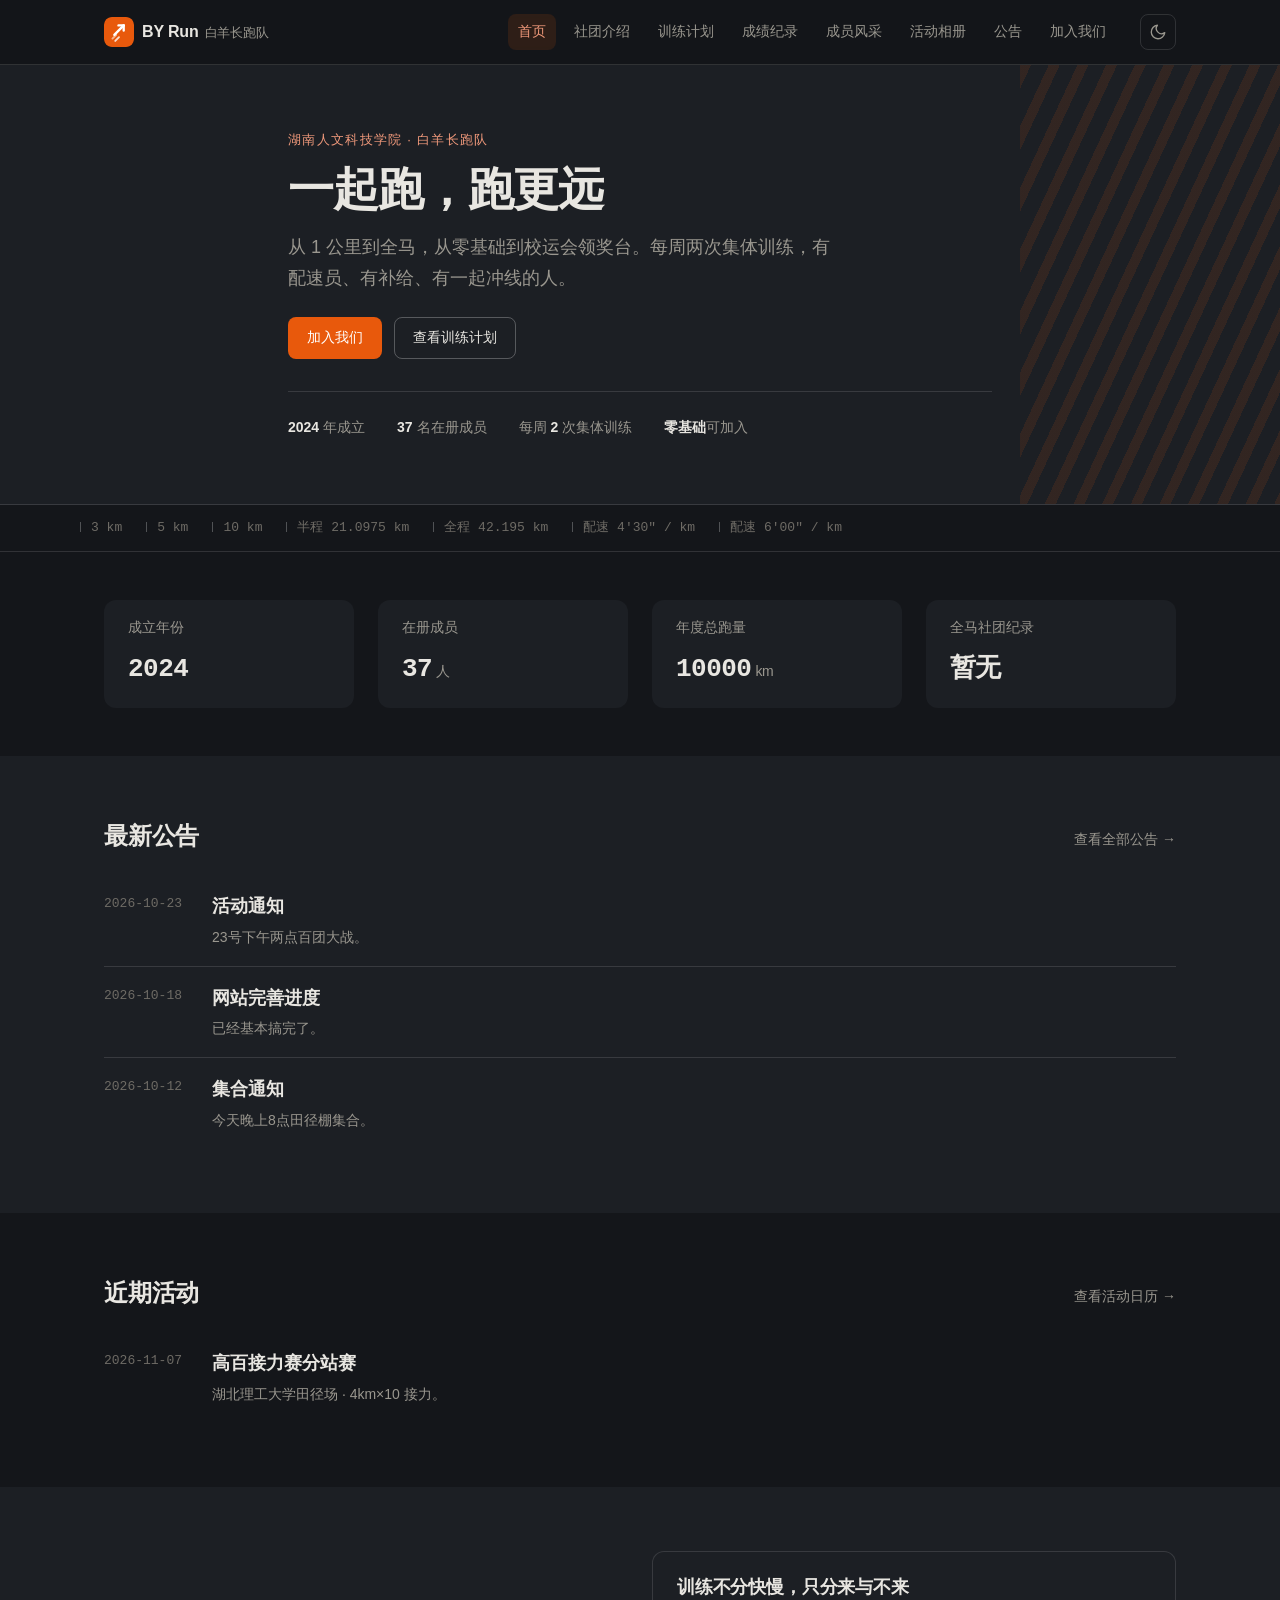
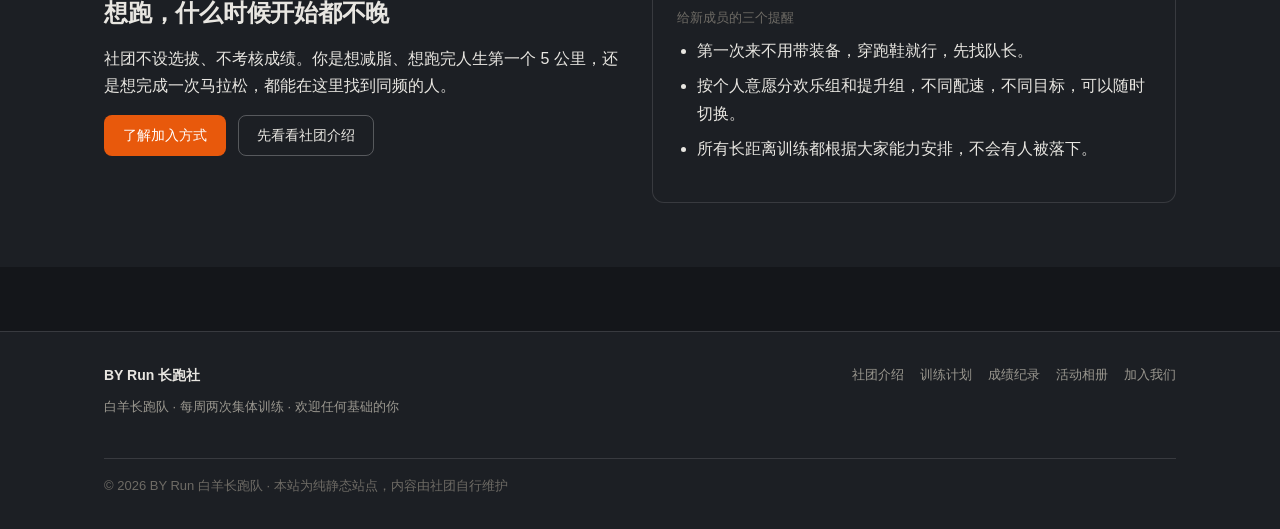
<file: index.html>
<!DOCTYPE html>
<html lang="zh-CN" data-theme="dark">
<head>
<meta charset="utf-8">
<meta name="viewport" content="width=device-width, initial-scale=1">
<title>BY Run 白羊长跑队 · 湖南人文科技学院</title>
<meta name="description" content="湖南人文科技学院 BY Run 长跑社官方网站：训练计划、赛事成绩、活动相册与招新信息。每周两次集体训练，欢迎任何基础的你。">
<meta name="theme-color" content="#14161A">
<script>(function(){try{var t=localStorage.getItem('byrun-theme');if(t==='light'||t==='dark'){document.documentElement.setAttribute('data-theme',t);}}catch(e){}document.documentElement.classList.add('js');window.addEventListener('load',function(){setTimeout(function(){if(document.querySelectorAll('.reveal.is-in').length===0){var e=document.querySelectorAll('.reveal');for(var i=0;i<e.length;i++){e[i].classList.add('is-in');}}},800);});})();</script>
<link rel="icon" href="assets/img/logo.svg">
<link rel="stylesheet" href="assets/css/tokens.css">
<link rel="stylesheet" href="assets/css/base.css">
<link rel="stylesheet" href="assets/css/components.css">
<link rel="stylesheet" href="assets/css/pages.css">
</head>
<body>
<a class="skip-link" href="#main">跳到主要内容</a>

<header class="site-header">
  <div class="wrap header-inner">
    <a class="brand" href="index.html">
      <img class="brand-mark" src="assets/img/logo.svg" alt="" width="30" height="30">
      <span class="brand-name">BY Run<small>白羊长跑队</small></span>
    </a>
    <nav class="nav" id="site-nav" aria-label="主导航">
      <ul>
        <li><a href="index.html">首页</a></li>
        <li><a href="about.html">社团介绍</a></li>
        <li><a href="training.html">训练计划</a></li>
        <li><a href="records.html">成绩纪录</a></li>
        <li><a href="members.html">成员风采</a></li>
        <li><a href="gallery.html">活动相册</a></li>
        <li><a href="news.html">公告</a></li>
        <li><a href="join.html">加入我们</a></li>
      </ul>
    </nav>
    <div class="header-actions">
      <button class="icon-btn" id="theme-toggle" type="button" aria-label="切换主题">
        <svg class="i-moon" viewBox="0 0 24 24" fill="none" stroke="currentColor" stroke-width="1.8" stroke-linecap="round" stroke-linejoin="round" aria-hidden="true"><path d="M21 12.8A9 9 0 1 1 11.2 3a7 7 0 0 0 9.8 9.8z"/></svg>
        <svg class="i-sun" viewBox="0 0 24 24" fill="none" stroke="currentColor" stroke-width="1.8" stroke-linecap="round" stroke-linejoin="round" aria-hidden="true"><circle cx="12" cy="12" r="4"/><path d="M12 2v2M12 20v2M4.9 4.9l1.4 1.4M17.7 17.7l1.4 1.4M2 12h2M20 12h2M4.9 19.1l1.4-1.4M17.7 6.3l1.4-1.4"/></svg>
      </button>
      <button class="icon-btn nav-toggle" id="nav-toggle" type="button" aria-expanded="false" aria-controls="site-nav" aria-label="打开菜单">
        <svg viewBox="0 0 24 24" fill="none" stroke="currentColor" stroke-width="1.8" stroke-linecap="round" aria-hidden="true"><path d="M3 6h18M3 12h18M3 18h18"/></svg>
      </button>
    </div>
  </div>
</header>

<main id="main">

  <section class="hero">
    <div class="wrap hero-inner">
      <p class="kicker">湖南人文科技学院 · 白羊长跑队</p>
      <h1>一起跑，跑更远</h1>
      <p class="lead">从 1 公里到全马，从零基础到校运会领奖台。每周两次集体训练，有配速员、有补给、有一起冲线的人。</p>
      <div class="btn-row">
        <a class="btn btn--primary" href="join.html">加入我们</a>
        <a class="btn btn--ghost" href="training.html">查看训练计划</a>
      </div>
      <div class="hero-facts">
        <span><strong>2024</strong> 年成立</span>
        <span><strong>37</strong> 名在册成员</span>
        <span>每周 <strong>2</strong> 次集体训练</span>
        <span><strong>零基础</strong>可加入</span>
      </div>
    </div>
  </section>

  <div class="ticker">
    <div class="wrap ticker-inner" aria-hidden="true">
      <span>3 km</span>
      <span>5 km</span>
      <span>10 km</span>
      <span>半程 21.0975 km</span>
      <span>全程 42.195 km</span>
      <span>配速 4'30" / km</span>
      <span>配速 6'00" / km</span>
    </div>
  </div>

  <section class="section section--tight">
    <div class="wrap">
      <div class="grid grid--4 reveal">
        <div class="stat">
          <p class="stat-label">成立年份</p>
          <p class="stat-value">2024</p>
        </div>
        <div class="stat">
          <p class="stat-label">在册成员</p>
          <p class="stat-value">37<span>人</span></p>
        </div>
        <div class="stat">
          <p class="stat-label">年度总跑量</p>
          <p class="stat-value">10000<span>km</span></p>
        </div>
        <div class="stat">
          <p class="stat-label">全马社团纪录</p>
          <p class="stat-value">暂无</p>
        </div>
      </div>
    </div>
  </section>

  <section class="section section--alt">
    <div class="wrap">
      <div class="section-head">
        <h2>最新公告</h2>
        <a class="more" href="news.html">查看全部公告 →</a>
      </div>
      <ul class="list reveal" data-render="announcements" data-limit="3"></ul>
    </div>
  </section>

  <section class="section">
    <div class="wrap">
      <div class="section-head">
        <h2>近期活动</h2>
        <a class="more" href="training.html#activities">查看活动日历 →</a>
      </div>
      <ul class="list reveal" data-render="activities" data-limit="3" data-future="1"></ul>
    </div>
  </section>

  <section class="section section--alt">
    <div class="wrap">
      <div class="grid grid--2" style="align-items:center;">
        <div class="reveal">
          <h2>想跑，什么时候开始都不晚</h2>
          <p>社团不设选拔、不考核成绩。你是想减脂、想跑完人生第一个 5 公里，还是想完成一次马拉松，都能在这里找到同频的人。</p>
          <div class="btn-row">
            <a class="btn btn--primary" href="join.html">了解加入方式</a>
            <a class="btn btn--ghost" href="about.html">先看看社团介绍</a>
          </div>
        </div>
        <div class="card reveal">
          <h3>训练不分快慢，只分来与不来</h3>
          <p class="card__meta">给新成员的三个提醒</p>
          <ul>
            <li>第一次来不用带装备，穿跑鞋就行，先找队长。</li>
            <li>按个人意愿分欢乐组和提升组，不同配速，不同目标，可以随时切换。</li>
            <li>所有长距离训练都根据大家能力安排，不会有人被落下。</li>
          </ul>
        </div>
      </div>
    </div>
  </section>

</main>

<footer class="site-footer">
  <div class="wrap footer-inner">
    <div>
      <p class="footer-brand">BY Run 长跑社</p>
      <p class="footer-note">白羊长跑队 · 每周两次集体训练 · 欢迎任何基础的你</p>
    </div>
    <nav class="footer-nav" aria-label="页脚导航">
      <a href="about.html">社团介绍</a>
      <a href="training.html">训练计划</a>
      <a href="records.html">成绩纪录</a>
      <a href="gallery.html">活动相册</a>
      <a href="join.html">加入我们</a>
    </nav>
    <p class="footer-copy">© <span id="year">2026</span> BY Run 白羊长跑队 · 本站为纯静态站点，内容由社团自行维护</p>
  </div>
</footer>

<script src="assets/js/data/daily.js" defer></script>
<script src="assets/js/data/activities.js" defer></script>
<script src="assets/js/render.js" defer></script>
<script src="assets/js/common.js" defer></script>

</body>
</html>
</file>
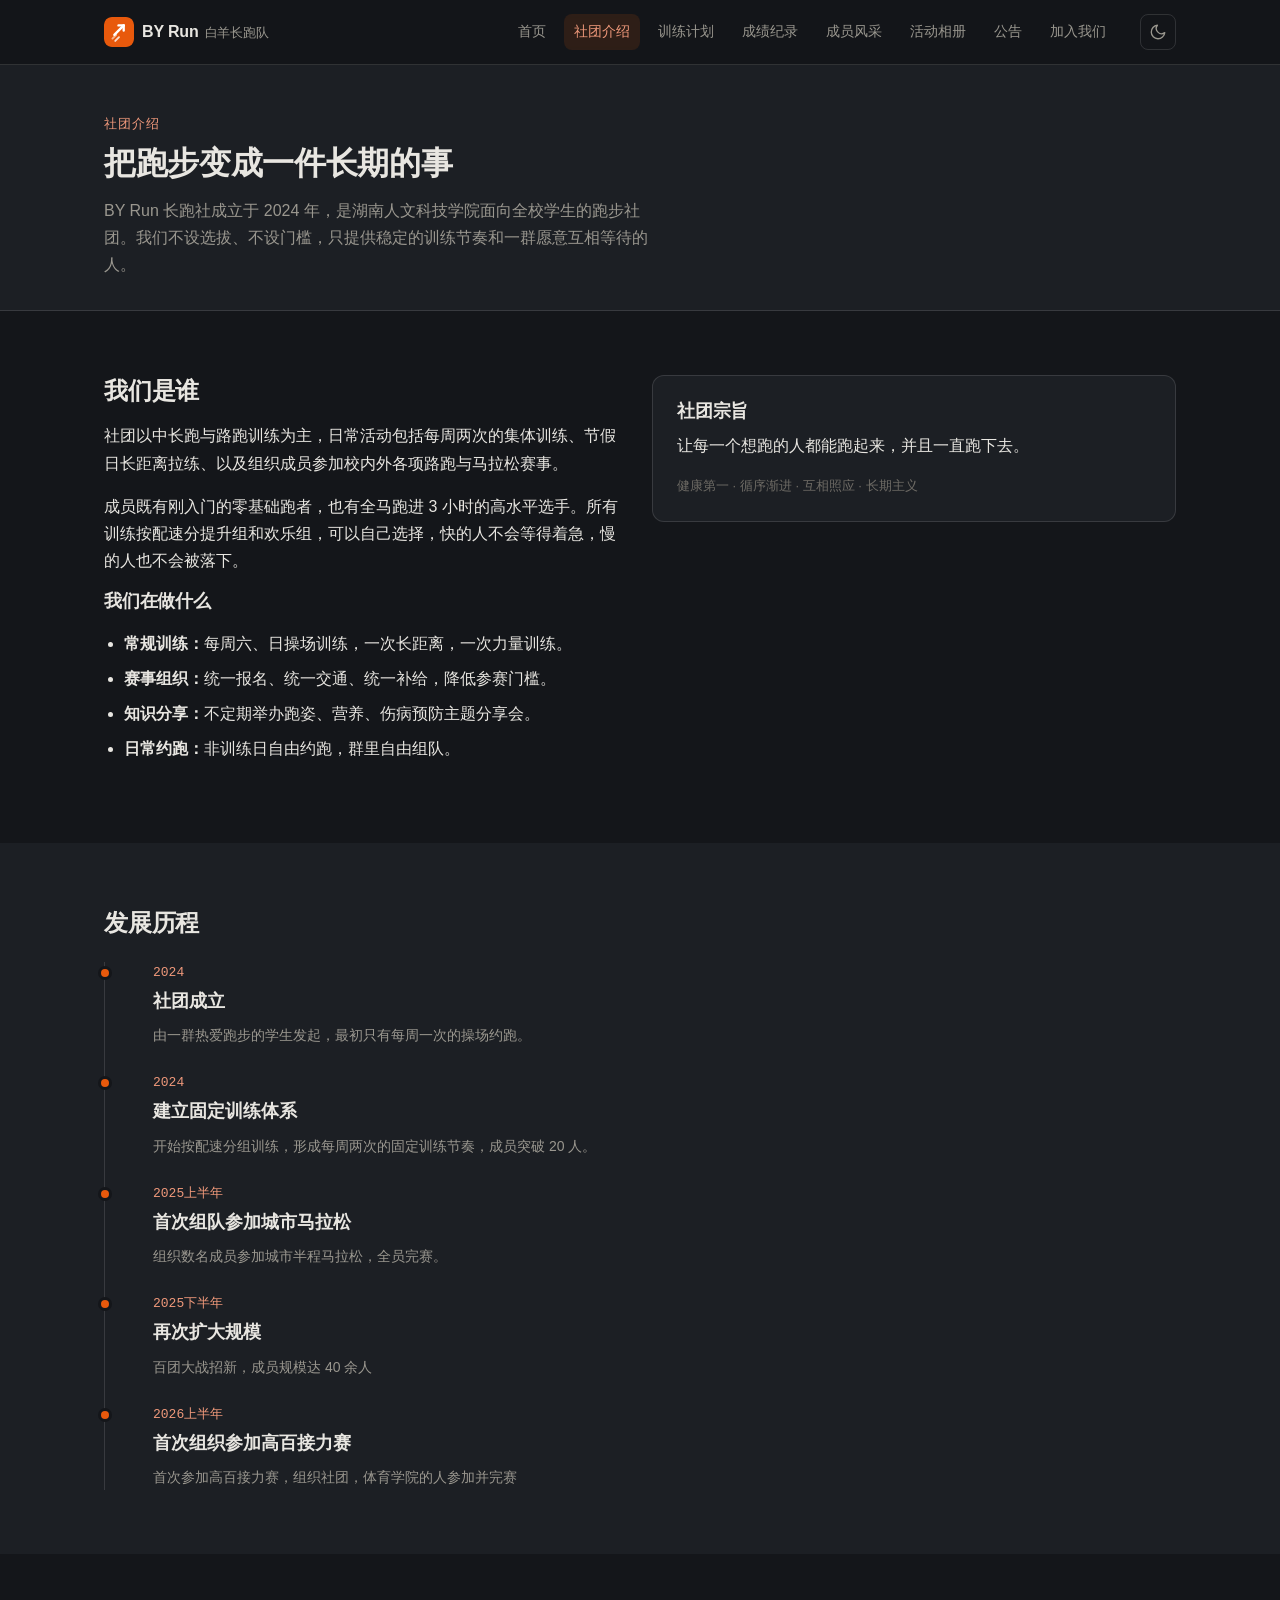
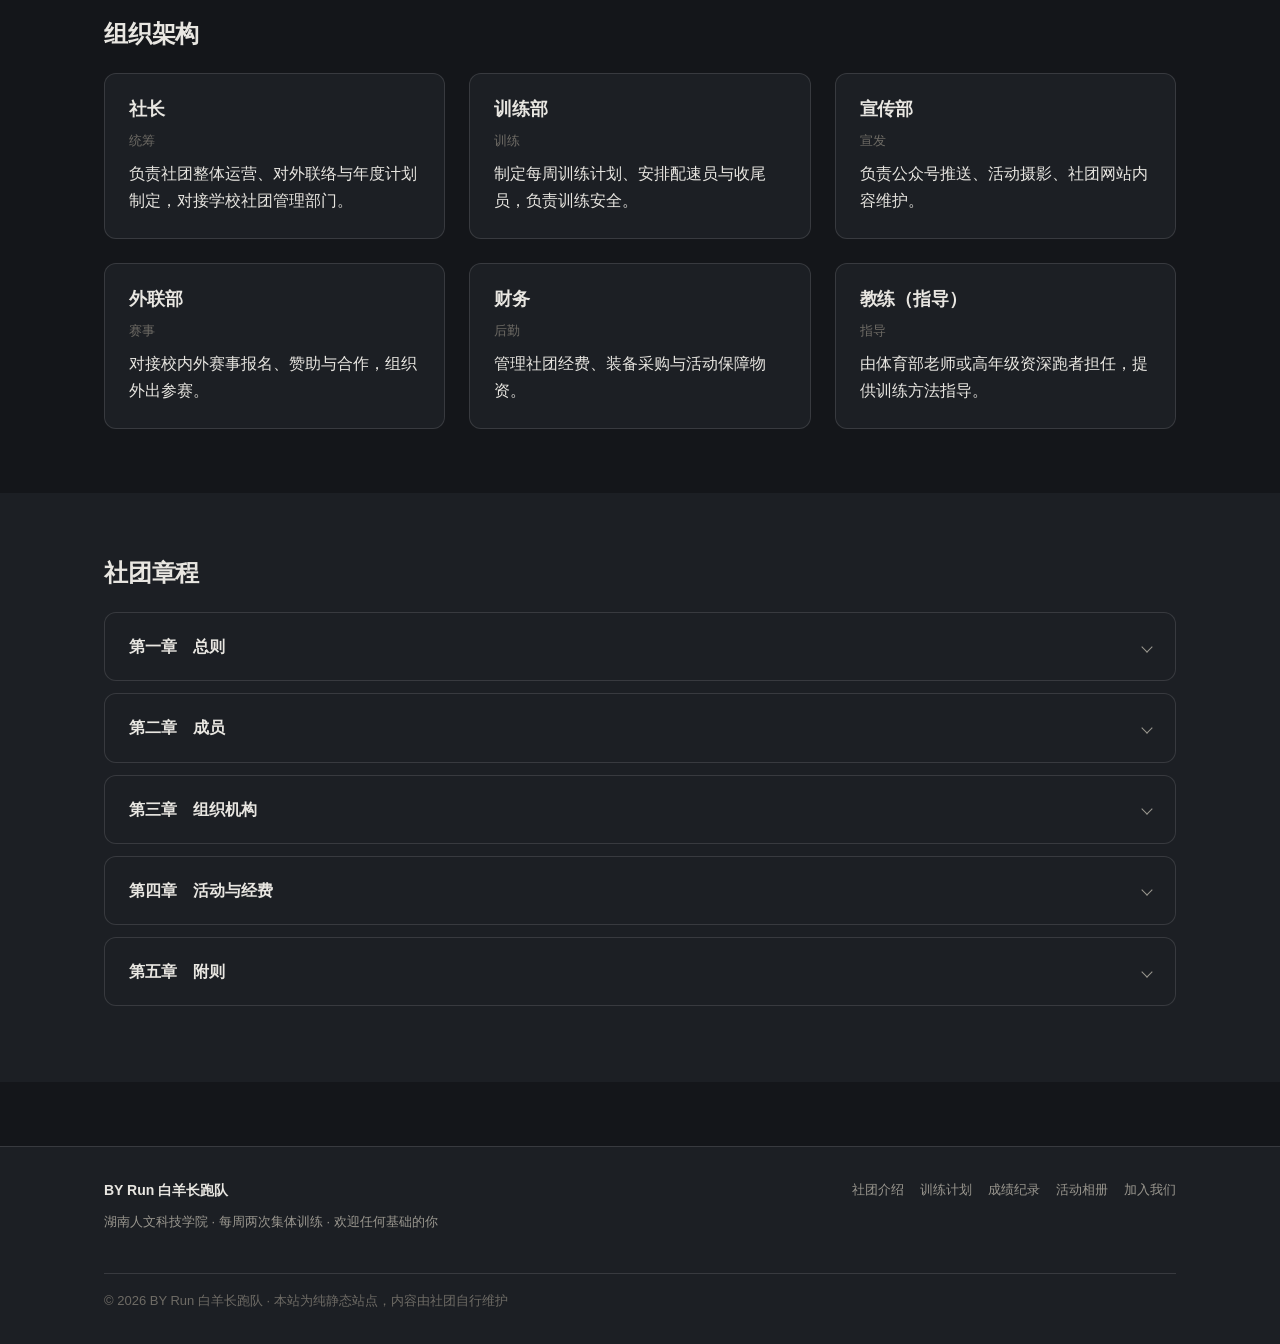
<file: about.html>
<!DOCTYPE html>
<html lang="zh-CN" data-theme="dark">
<head>
<meta charset="utf-8">
<meta name="viewport" content="width=device-width, initial-scale=1">
<title>社团介绍 · BY Run 白羊长跑队</title>
<meta name="description" content="BY Run 长跑社简介、发展历程、组织架构与社团章程。">
<meta name="theme-color" content="#14161A">
<script>(function(){try{var t=localStorage.getItem('byrun-theme');if(t==='light'||t==='dark'){document.documentElement.setAttribute('data-theme',t);}}catch(e){}document.documentElement.classList.add('js');window.addEventListener('load',function(){setTimeout(function(){if(document.querySelectorAll('.reveal.is-in').length===0){var e=document.querySelectorAll('.reveal');for(var i=0;i<e.length;i++){e[i].classList.add('is-in');}}},800);});})();</script>
<link rel="icon" href="assets/img/logo.svg">
<link rel="stylesheet" href="assets/css/tokens.css">
<link rel="stylesheet" href="assets/css/base.css">
<link rel="stylesheet" href="assets/css/components.css">
<link rel="stylesheet" href="assets/css/pages.css">
</head>
<body>
<a class="skip-link" href="#main">跳到主要内容</a>

<header class="site-header">
  <div class="wrap header-inner">
    <a class="brand" href="index.html">
      <img class="brand-mark" src="assets/img/logo.svg" alt="" width="30" height="30">
      <span class="brand-name">BY Run<small>白羊长跑队</small></span>
    </a>
    <nav class="nav" id="site-nav" aria-label="主导航">
      <ul>
        <li><a href="index.html">首页</a></li>
        <li><a href="about.html">社团介绍</a></li>
        <li><a href="training.html">训练计划</a></li>
        <li><a href="records.html">成绩纪录</a></li>
        <li><a href="members.html">成员风采</a></li>
        <li><a href="gallery.html">活动相册</a></li>
        <li><a href="news.html">公告</a></li>
        <li><a href="join.html">加入我们</a></li>
      </ul>
    </nav>
    <div class="header-actions">
      <button class="icon-btn" id="theme-toggle" type="button" aria-label="切换主题">
        <svg class="i-moon" viewBox="0 0 24 24" fill="none" stroke="currentColor" stroke-width="1.8" stroke-linecap="round" stroke-linejoin="round" aria-hidden="true"><path d="M21 12.8A9 9 0 1 1 11.2 3a7 7 0 0 0 9.8 9.8z"/></svg>
        <svg class="i-sun" viewBox="0 0 24 24" fill="none" stroke="currentColor" stroke-width="1.8" stroke-linecap="round" stroke-linejoin="round" aria-hidden="true"><circle cx="12" cy="12" r="4"/><path d="M12 2v2M12 20v2M4.9 4.9l1.4 1.4M17.7 17.7l1.4 1.4M2 12h2M20 12h2M4.9 19.1l1.4-1.4M17.7 6.3l1.4-1.4"/></svg>
      </button>
      <button class="icon-btn nav-toggle" id="nav-toggle" type="button" aria-expanded="false" aria-controls="site-nav" aria-label="打开菜单">
        <svg viewBox="0 0 24 24" fill="none" stroke="currentColor" stroke-width="1.8" stroke-linecap="round" aria-hidden="true"><path d="M3 6h18M3 12h18M3 18h18"/></svg>
      </button>
    </div>
  </div>
</header>

<main id="main">

  <div class="page-head">
    <div class="wrap">
      <p class="kicker">社团介绍</p>
      <h1>把跑步变成一件长期的事</h1>
      <p class="lead">BY Run 长跑社成立于 2024 年，是湖南人文科技学院面向全校学生的跑步社团。我们不设选拔、不设门槛，只提供稳定的训练节奏和一群愿意互相等待的人。</p>
    </div>
  </div>

  <section class="section">
    <div class="wrap">
      <div class="grid grid--2 reveal">
        <div>
          <h2>我们是谁</h2>
          <p>社团以中长跑与路跑训练为主，日常活动包括每周两次的集体训练、节假日长距离拉练、以及组织成员参加校内外各项路跑与马拉松赛事。</p>
          <p>成员既有刚入门的零基础跑者，也有全马跑进 3 小时的高水平选手。所有训练按配速分提升组和欢乐组，可以自己选择，快的人不会等得着急，慢的人也不会被落下。</p>
          <h3>我们在做什么</h3>
          <ul>
            <li><strong>常规训练：</strong>每周六、日操场训练，一次长距离，一次力量训练。</li>
            <li><strong>赛事组织：</strong>统一报名、统一交通、统一补给，降低参赛门槛。</li>
            <li><strong>知识分享：</strong>不定期举办跑姿、营养、伤病预防主题分享会。</li>
            <li><strong>日常约跑：</strong>非训练日自由约跑，群里自由组队。</li>
          </ul>
        </div>
        <div>
          <div class="card">
            <h3>社团宗旨</h3>
            <p>让每一个想跑的人都能跑起来，并且一直跑下去。</p>
            <p class="card__meta" style="margin-bottom:0;">健康第一 · 循序渐进 · 互相照应 · 长期主义</p>
          </div>
        </div>
      </div>
    </div>
  </section>

  <section class="section section--alt">
    <div class="wrap">
      <div class="section-head"><h2>发展历程</h2></div>
      <ol class="timeline reveal">
        <li>
          <p class="tl-date">2024</p>
          <p class="tl-title">社团成立</p>
          <p class="tl-desc">由一群热爱跑步的学生发起，最初只有每周一次的操场约跑。</p>
        </li>
        <li>
          <p class="tl-date">2024</p>
          <p class="tl-title">建立固定训练体系</p>
          <p class="tl-desc">开始按配速分组训练，形成每周两次的固定训练节奏，成员突破 20 人。</p>
        </li>
        <li>
          <p class="tl-date">2025上半年</p>
          <p class="tl-title">首次组队参加城市马拉松</p>
          <p class="tl-desc">组织数名成员参加城市半程马拉松，全员完赛。</p>
        </li>
        <li>
          <p class="tl-date">2025下半年</p>
          <p class="tl-title">再次扩大规模</p>
          <p class="tl-desc">百团大战招新，成员规模达 40 余人</p>
        </li>
        <li>
          <p class="tl-date">2026上半年</p>
          <p class="tl-title">首次组织参加高百接力赛</p>
          <p class="tl-desc">首次参加高百接力赛，组织社团，体育学院的人参加并完赛</p>
        </li>
      </ol>
    </div>
  </section>

  <section class="section">
    <div class="wrap">
      <div class="section-head"><h2>组织架构</h2></div>
      <div class="grid grid--3 reveal">
        <div class="card">
          <h3>社长</h3>
          <p class="card__meta">统筹</p>
          <p>负责社团整体运营、对外联络与年度计划制定，对接学校社团管理部门。</p>
        </div>
        <div class="card">
          <h3>训练部</h3>
          <p class="card__meta">训练</p>
          <p>制定每周训练计划、安排配速员与收尾员，负责训练安全。</p>
        </div>
        <div class="card">
          <h3>宣传部</h3>
          <p class="card__meta">宣发</p>
          <p>负责公众号推送、活动摄影、社团网站内容维护。</p>
        </div>
        <div class="card">
          <h3>外联部</h3>
          <p class="card__meta">赛事</p>
          <p>对接校内外赛事报名、赞助与合作，组织外出参赛。</p>
        </div>
        <div class="card">
          <h3>财务</h3>
          <p class="card__meta">后勤</p>
          <p>管理社团经费、装备采购与活动保障物资。</p>
        </div>
        <div class="card">
          <h3>教练（指导）</h3>
          <p class="card__meta">指导</p>
          <p>由体育部老师或高年级资深跑者担任，提供训练方法指导。</p>
        </div>
      </div>
    </div>
  </section>

  <section class="section section--alt">
    <div class="wrap">
      <div class="section-head"><h2>社团章程</h2></div>
      <div class="reveal">
        <details class="acc">
          <summary>第一章　总则</summary>
          <div class="acc-body">
            <p>第一条　本社团名称为「BY Run 白羊长跑队」，隶属湖南人文科技学院。</p>
            <p>第二条　本社团以推广长跑运动、提升学生身体素质、培养长期运动习惯为宗旨。</p>
            <p>第三条　本社团一切活动遵守学校规章制度及国家法律法规。</p>
          </div>
        </details>
        <details class="acc">
          <summary>第二章　成员</summary>
          <div class="acc-body">
            <p>第四条　凡本校在籍学生，承认本章程、自愿参加社团活动者，均可申请加入。</p>
            <p>第五条　成员享有参加社团活动、使用社团公共装备、参与社团事务讨论与表决的权利。</p>
            <p>第六条　成员应遵守训练纪律，如实告知自身健康状况，因个人身体原因导致的意外由本人负责。</p>
            <p>第七条　成员可随时申请退出，退出后仍可参加社团对外公开的约跑活动。</p>
          </div>
        </details>
        <details class="acc">
          <summary>第三章　组织机构</summary>
          <div class="acc-body">
            <p>第八条　社团设社长一名、副社长一名，下设组织部、活动部、秘书部与财务部，各部门设部长一名。</p>
            <p>第九条　负责人由成员大会选举产生，任期一年，可连任。</p>
            <p>第十条　重大事项须经成员大会讨论通过，出席人数超过在册成员半数方为有效。</p>
          </div>
        </details>
        <details class="acc">
          <summary>第四章　活动与经费</summary>
          <div class="acc-body">
            <p>第十一条　社团常规训练每周不少于两次，由训练部统一安排并提前公告。</p>
            <p>第十二条　外出参赛与拉练须提前报备，明确带队人与安全预案。</p>
            <p>第十三条　社团经费来源包括学校拨款、赞助及其他合法收入，由财务登记并定期公示。</p>
          </div>
        </details>
        <details class="acc">
          <summary>第五章　附则</summary>
          <div class="acc-body">
            <p>第十四条　本章程自成员大会通过之日起施行。</p>
            <p>第十五条　本章程解释权归社团负责人会议。</p>
          </div>
        </details>
      </div>
    </div>
  </section>

</main>

<footer class="site-footer">
  <div class="wrap footer-inner">
    <div>
      <p class="footer-brand">BY Run 白羊长跑队</p>
      <p class="footer-note">湖南人文科技学院 · 每周两次集体训练 · 欢迎任何基础的你</p>
    </div>
    <nav class="footer-nav" aria-label="页脚导航">
      <a href="about.html">社团介绍</a>
      <a href="training.html">训练计划</a>
      <a href="records.html">成绩纪录</a>
      <a href="gallery.html">活动相册</a>
      <a href="join.html">加入我们</a>
    </nav>
    <p class="footer-copy">© <span id="year">2026</span> BY Run 白羊长跑队 · 本站为纯静态站点，内容由社团自行维护</p>
  </div>
</footer>

<script src="assets/js/common.js" defer></script>

</body>
</html>
</file>
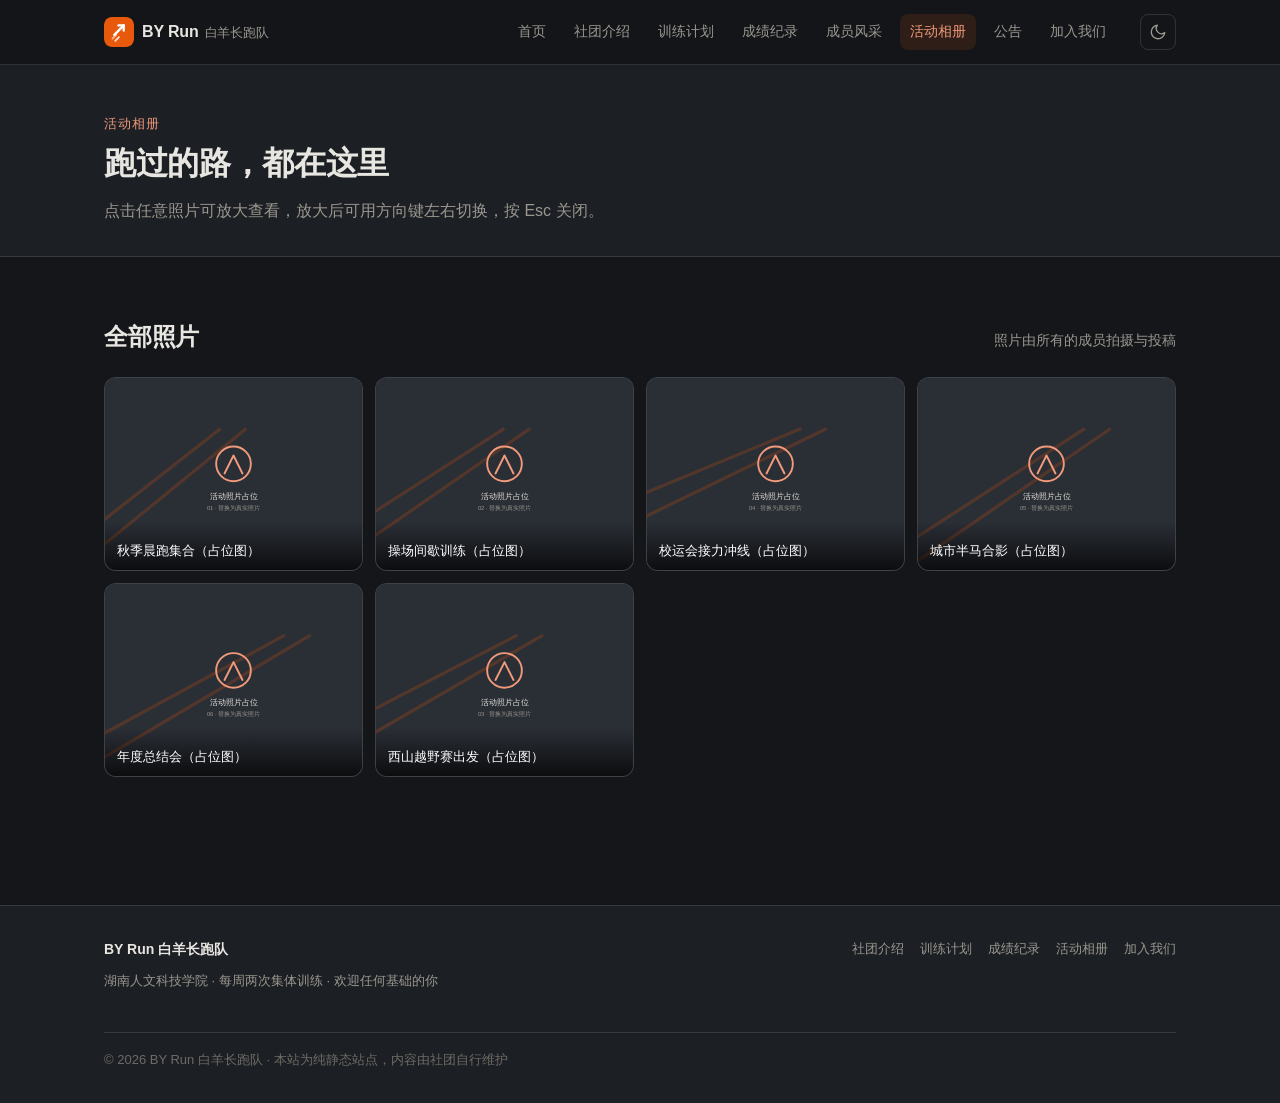
<file: gallery.html>
<!DOCTYPE html>
<html lang="zh-CN" data-theme="dark">
<head>
<meta charset="utf-8">
<meta name="viewport" content="width=device-width, initial-scale=1">
<title>活动相册 · BY Run 白羊长跑队</title>
<meta name="description" content="BY Run 白羊长跑队活动照片：日常训练、赛事现场与社团合影。">
<meta name="theme-color" content="#14161A">
<script>(function(){try{var t=localStorage.getItem('byrun-theme');if(t==='light'||t==='dark'){document.documentElement.setAttribute('data-theme',t);}}catch(e){}document.documentElement.classList.add('js');window.addEventListener('load',function(){setTimeout(function(){if(document.querySelectorAll('.reveal.is-in').length===0){var e=document.querySelectorAll('.reveal');for(var i=0;i<e.length;i++){e[i].classList.add('is-in');}}},800);});})();</script>
<link rel="icon" href="assets/img/logo.svg">
<link rel="stylesheet" href="assets/css/tokens.css">
<link rel="stylesheet" href="assets/css/base.css">
<link rel="stylesheet" href="assets/css/components.css">
<link rel="stylesheet" href="assets/css/pages.css">
</head>
<body>
<a class="skip-link" href="#main">跳到主要内容</a>

<header class="site-header">
  <div class="wrap header-inner">
    <a class="brand" href="index.html">
      <img class="brand-mark" src="assets/img/logo.svg" alt="" width="30" height="30">
      <span class="brand-name">BY Run<small>白羊长跑队</small></span>
    </a>
    <nav class="nav" id="site-nav" aria-label="主导航">
      <ul>
        <li><a href="index.html">首页</a></li>
        <li><a href="about.html">社团介绍</a></li>
        <li><a href="training.html">训练计划</a></li>
        <li><a href="records.html">成绩纪录</a></li>
        <li><a href="members.html">成员风采</a></li>
        <li><a href="gallery.html">活动相册</a></li>
        <li><a href="news.html">公告</a></li>
        <li><a href="join.html">加入我们</a></li>
      </ul>
    </nav>
    <div class="header-actions">
      <button class="icon-btn" id="theme-toggle" type="button" aria-label="切换主题">
        <svg class="i-moon" viewBox="0 0 24 24" fill="none" stroke="currentColor" stroke-width="1.8" stroke-linecap="round" stroke-linejoin="round" aria-hidden="true"><path d="M21 12.8A9 9 0 1 1 11.2 3a7 7 0 0 0 9.8 9.8z"/></svg>
        <svg class="i-sun" viewBox="0 0 24 24" fill="none" stroke="currentColor" stroke-width="1.8" stroke-linecap="round" stroke-linejoin="round" aria-hidden="true"><circle cx="12" cy="12" r="4"/><path d="M12 2v2M12 20v2M4.9 4.9l1.4 1.4M17.7 17.7l1.4 1.4M2 12h2M20 12h2M4.9 19.1l1.4-1.4M17.7 6.3l1.4-1.4"/></svg>
      </button>
      <button class="icon-btn nav-toggle" id="nav-toggle" type="button" aria-expanded="false" aria-controls="site-nav" aria-label="打开菜单">
        <svg viewBox="0 0 24 24" fill="none" stroke="currentColor" stroke-width="1.8" stroke-linecap="round" aria-hidden="true"><path d="M3 6h18M3 12h18M3 18h18"/></svg>
      </button>
    </div>
  </div>
</header>

<main id="main">

  <div class="page-head">
    <div class="wrap">
      <p class="kicker">活动相册</p>
      <h1>跑过的路，都在这里</h1>
      <p class="lead">点击任意照片可放大查看，放大后可用方向键左右切换，按 Esc 关闭。</p>
    </div>
  </div>

  <section class="section">
    <div class="wrap">
      <div class="section-head">
        <h2>全部照片</h2>
        <span class="more">照片由所有的成员拍摄与投稿</span>
      </div>
      <div class="gallery-grid reveal" data-render="gallery"></div>
    </div>
  </section>

</main>

<footer class="site-footer">
  <div class="wrap footer-inner">
    <div>
      <p class="footer-brand">BY Run 白羊长跑队</p>
      <p class="footer-note">湖南人文科技学院 · 每周两次集体训练 · 欢迎任何基础的你</p>
    </div>
    <nav class="footer-nav" aria-label="页脚导航">
      <a href="about.html">社团介绍</a>
      <a href="training.html">训练计划</a>
      <a href="records.html">成绩纪录</a>
      <a href="gallery.html">活动相册</a>
      <a href="join.html">加入我们</a>
    </nav>
    <p class="footer-copy">© <span id="year">2026</span> BY Run 白羊长跑队 · 本站为纯静态站点，内容由社团自行维护</p>
  </div>
</footer>

<script src="assets/js/data/gallery.js" defer></script>
<script src="assets/js/render.js" defer></script>
<script src="assets/js/lightbox.js" defer></script>
<script src="assets/js/common.js" defer></script>

</body>
</html>
</file>
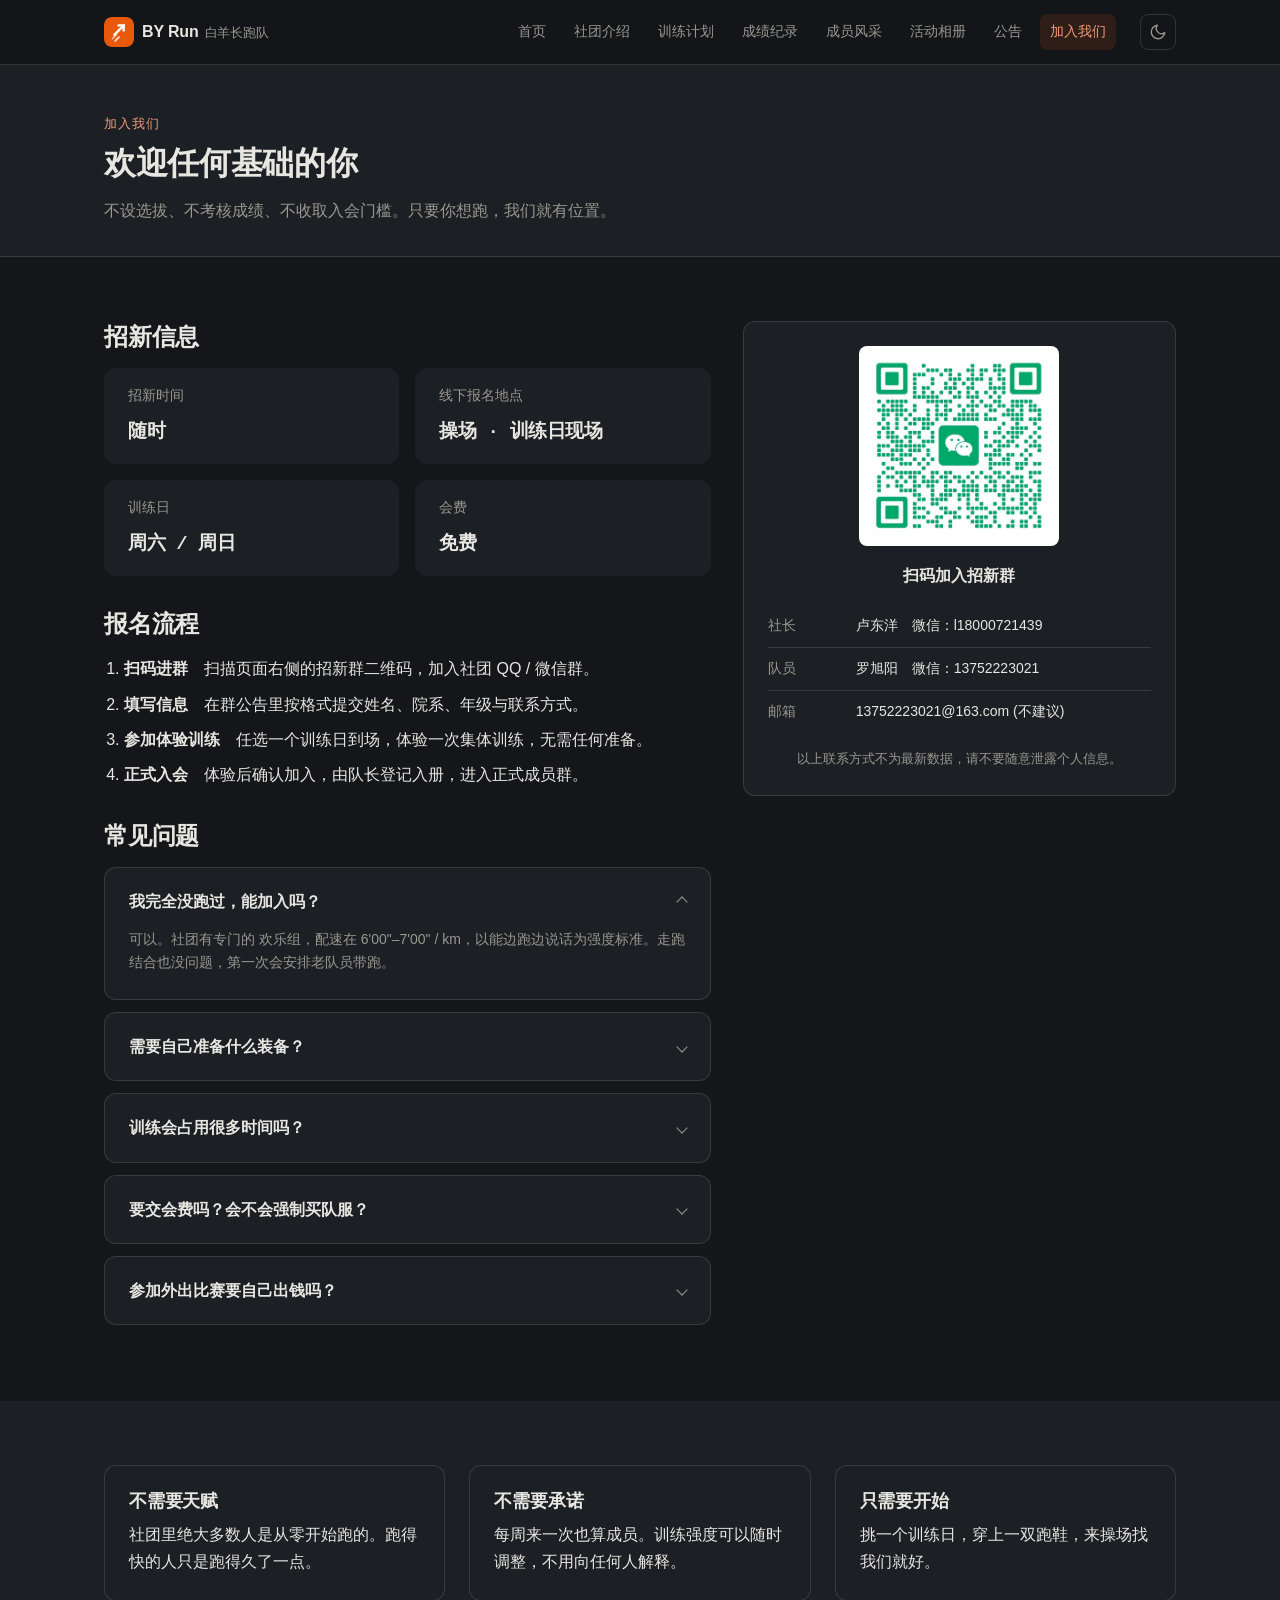
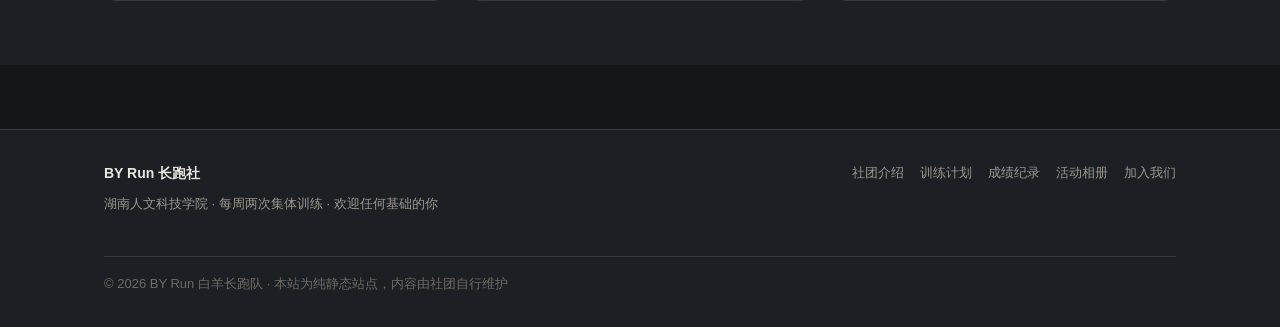
<file: join.html>
<!DOCTYPE html>
<html lang="zh-CN" data-theme="dark">
<head>
<meta charset="utf-8">
<meta name="viewport" content="width=device-width, initial-scale=1">
<title>加入我们 · BY Run 白羊长跑队</title>
<meta name="description" content="BY Run 白羊长跑队招新信息：招新时间地点、报名流程、联系方式与常见问题。">
<meta name="theme-color" content="#14161A">
<script>(function(){try{var t=localStorage.getItem('byrun-theme');if(t==='light'||t==='dark'){document.documentElement.setAttribute('data-theme',t);}}catch(e){}document.documentElement.classList.add('js');window.addEventListener('load',function(){setTimeout(function(){if(document.querySelectorAll('.reveal.is-in').length===0){var e=document.querySelectorAll('.reveal');for(var i=0;i<e.length;i++){e[i].classList.add('is-in');}}},800);});})();</script>
<link rel="icon" href="assets/img/logo.svg">
<link rel="stylesheet" href="assets/css/tokens.css">
<link rel="stylesheet" href="assets/css/base.css">
<link rel="stylesheet" href="assets/css/components.css">
<link rel="stylesheet" href="assets/css/pages.css">
</head>
<body>
<a class="skip-link" href="#main">跳到主要内容</a>

<header class="site-header">
  <div class="wrap header-inner">
    <a class="brand" href="index.html">
      <img class="brand-mark" src="assets/img/logo.svg" alt="" width="30" height="30">
      <span class="brand-name">BY Run<small>白羊长跑队</small></span>
    </a>
    <nav class="nav" id="site-nav" aria-label="主导航">
      <ul>
        <li><a href="index.html">首页</a></li>
        <li><a href="about.html">社团介绍</a></li>
        <li><a href="training.html">训练计划</a></li>
        <li><a href="records.html">成绩纪录</a></li>
        <li><a href="members.html">成员风采</a></li>
        <li><a href="gallery.html">活动相册</a></li>
        <li><a href="news.html">公告</a></li>
        <li><a href="join.html">加入我们</a></li>
      </ul>
    </nav>
    <div class="header-actions">
      <button class="icon-btn" id="theme-toggle" type="button" aria-label="切换主题">
        <svg class="i-moon" viewBox="0 0 24 24" fill="none" stroke="currentColor" stroke-width="1.8" stroke-linecap="round" stroke-linejoin="round" aria-hidden="true"><path d="M21 12.8A9 9 0 1 1 11.2 3a7 7 0 0 0 9.8 9.8z"/></svg>
        <svg class="i-sun" viewBox="0 0 24 24" fill="none" stroke="currentColor" stroke-width="1.8" stroke-linecap="round" stroke-linejoin="round" aria-hidden="true"><circle cx="12" cy="12" r="4"/><path d="M12 2v2M12 20v2M4.9 4.9l1.4 1.4M17.7 17.7l1.4 1.4M2 12h2M20 12h2M4.9 19.1l1.4-1.4M17.7 6.3l1.4-1.4"/></svg>
      </button>
      <button class="icon-btn nav-toggle" id="nav-toggle" type="button" aria-expanded="false" aria-controls="site-nav" aria-label="打开菜单">
        <svg viewBox="0 0 24 24" fill="none" stroke="currentColor" stroke-width="1.8" stroke-linecap="round" aria-hidden="true"><path d="M3 6h18M3 12h18M3 18h18"/></svg>
      </button>
    </div>
  </div>
</header>

<main id="main">

  <div class="page-head">
    <div class="wrap">
      <p class="kicker">加入我们</p>
      <h1>欢迎任何基础的你</h1>
      <p class="lead">不设选拔、不考核成绩、不收取入会门槛。只要你想跑，我们就有位置。</p>
    </div>
  </div>

  <section class="section">
    <div class="wrap">
      <div class="join-layout">

        <div>
          <h2>招新信息</h2>
          <div class="grid grid--2" style="gap:var(--s4);margin-bottom:var(--s6);">
            <div class="stat">
              <p class="stat-label">招新时间</p>
              <p class="stat-value" style="font-size:19px;">随时</p>
            </div>
            <div class="stat">
              <p class="stat-label">线下报名地点</p>
              <p class="stat-value" style="font-size:19px;">操场 · 训练日现场</p>
            </div>
            <div class="stat">
              <p class="stat-label">训练日</p>
              <p class="stat-value" style="font-size:19px;">周六 / 周日</p>
            </div>
            <div class="stat">
              <p class="stat-label">会费</p>
              <p class="stat-value" style="font-size:19px;">免费</p>
            </div>
          </div>

          <h2>报名流程</h2>
          <ol>
            <li><strong>扫码进群</strong>　扫描页面右侧的招新群二维码，加入社团 QQ / 微信群。</li>
            <li><strong>填写信息</strong>　在群公告里按格式提交姓名、院系、年级与联系方式。</li>
            <li><strong>参加体验训练</strong>　任选一个训练日到场，体验一次集体训练，无需任何准备。</li>
            <li><strong>正式入会</strong>　体验后确认加入，由队长登记入册，进入正式成员群。</li>
          </ol>

          <h2 style="margin-top:var(--s6);">常见问题</h2>
          <details class="acc" open>
            <summary>我完全没跑过，能加入吗？</summary>
            <div class="acc-body">
              <p>可以。社团有专门的 欢乐组，配速在 6'00"–7'00" / km，以能边跑边说话为强度标准。走跑结合也没问题，第一次会安排老队员带跑。</p>
            </div>
          </details>
          <details class="acc">
            <summary>需要自己准备什么装备？</summary>
            <div class="acc-body">
              <p>一双跑鞋，水和补给品。参加训练时建议自备运动鞋。</p>
            </div>
          </details>
          <details class="acc">
            <summary>训练会占用很多时间吗？</summary>
            <div class="acc-body">
              <p>每次训练约 1–1.5 小时，每周两次为常规安排，最好两次都来。考试周会降低训练强度。</p>
            </div>
          </details>
          <details class="acc">
            <summary>要交会费吗？会不会强制买队服？</summary>
            <div class="acc-body">
              <p>不会收费。队服暂无，可以自己设计，参加校运会与外出赛事时建议统一着装，非强制。</p>
            </div>
          </details>
          <details class="acc">
            <summary>参加外出比赛要自己出钱吗？</summary>
            <div class="acc-body">
              <p>赛事报名费一般由社团统一缴费，交通与食宿按实际情况AA。具体以每次活动公告为准。</p>
            </div>
          </details>
        </div>

        <aside class="qr-card">
          <img src="assets/img/join-qr.png" data-fallback="assets/img/join-qr.svg" alt="BY Run 长跑社招新群二维码" width="200" height="200">
          <p style="margin:0 0 var(--s4);font-weight:600;">扫码加入招新群</p>
          <ul class="contact-list" style="text-align:left;">
            <li><span class="k">社长</span><span>卢东洋　微信：l18000721439</span></li>
            <li><span class="k">队员</span><span>罗旭阳　微信：13752223021</span></li>
            <li><span class="k">邮箱</span><span>13752223021@163.com (不建议)</span></li>
          </ul>
          <p class="footer-note" style="margin-top:var(--s4);">
            以上联系方式不为最新数据，请不要随意泄露个人信息。
          </p>
        </aside>

      </div>
    </div>
  </section>

  <section class="section section--alt">
    <div class="wrap">
      <div class="grid grid--3 reveal">
        <div class="card">
          <h3>不需要天赋</h3>
          <p>社团里绝大多数人是从零开始跑的。跑得快的人只是跑得久了一点。</p>
        </div>
        <div class="card">
          <h3>不需要承诺</h3>
          <p>每周来一次也算成员。训练强度可以随时调整，不用向任何人解释。</p>
        </div>
        <div class="card">
          <h3>只需要开始</h3>
          <p>挑一个训练日，穿上一双跑鞋，来操场找我们就好。</p>
        </div>
      </div>
    </div>
  </section>

</main>

<footer class="site-footer">
  <div class="wrap footer-inner">
    <div>
      <p class="footer-brand">BY Run 长跑社</p>
      <p class="footer-note">湖南人文科技学院 · 每周两次集体训练 · 欢迎任何基础的你</p>
    </div>
    <nav class="footer-nav" aria-label="页脚导航">
      <a href="about.html">社团介绍</a>
      <a href="training.html">训练计划</a>
      <a href="records.html">成绩纪录</a>
      <a href="gallery.html">活动相册</a>
      <a href="join.html">加入我们</a>
    </nav>
    <p class="footer-copy">© <span id="year">2026</span> BY Run 白羊长跑队 · 本站为纯静态站点，内容由社团自行维护</p>
  </div>
</footer>

<script src="assets/js/common.js" defer></script>

</body>
</html>
</file>
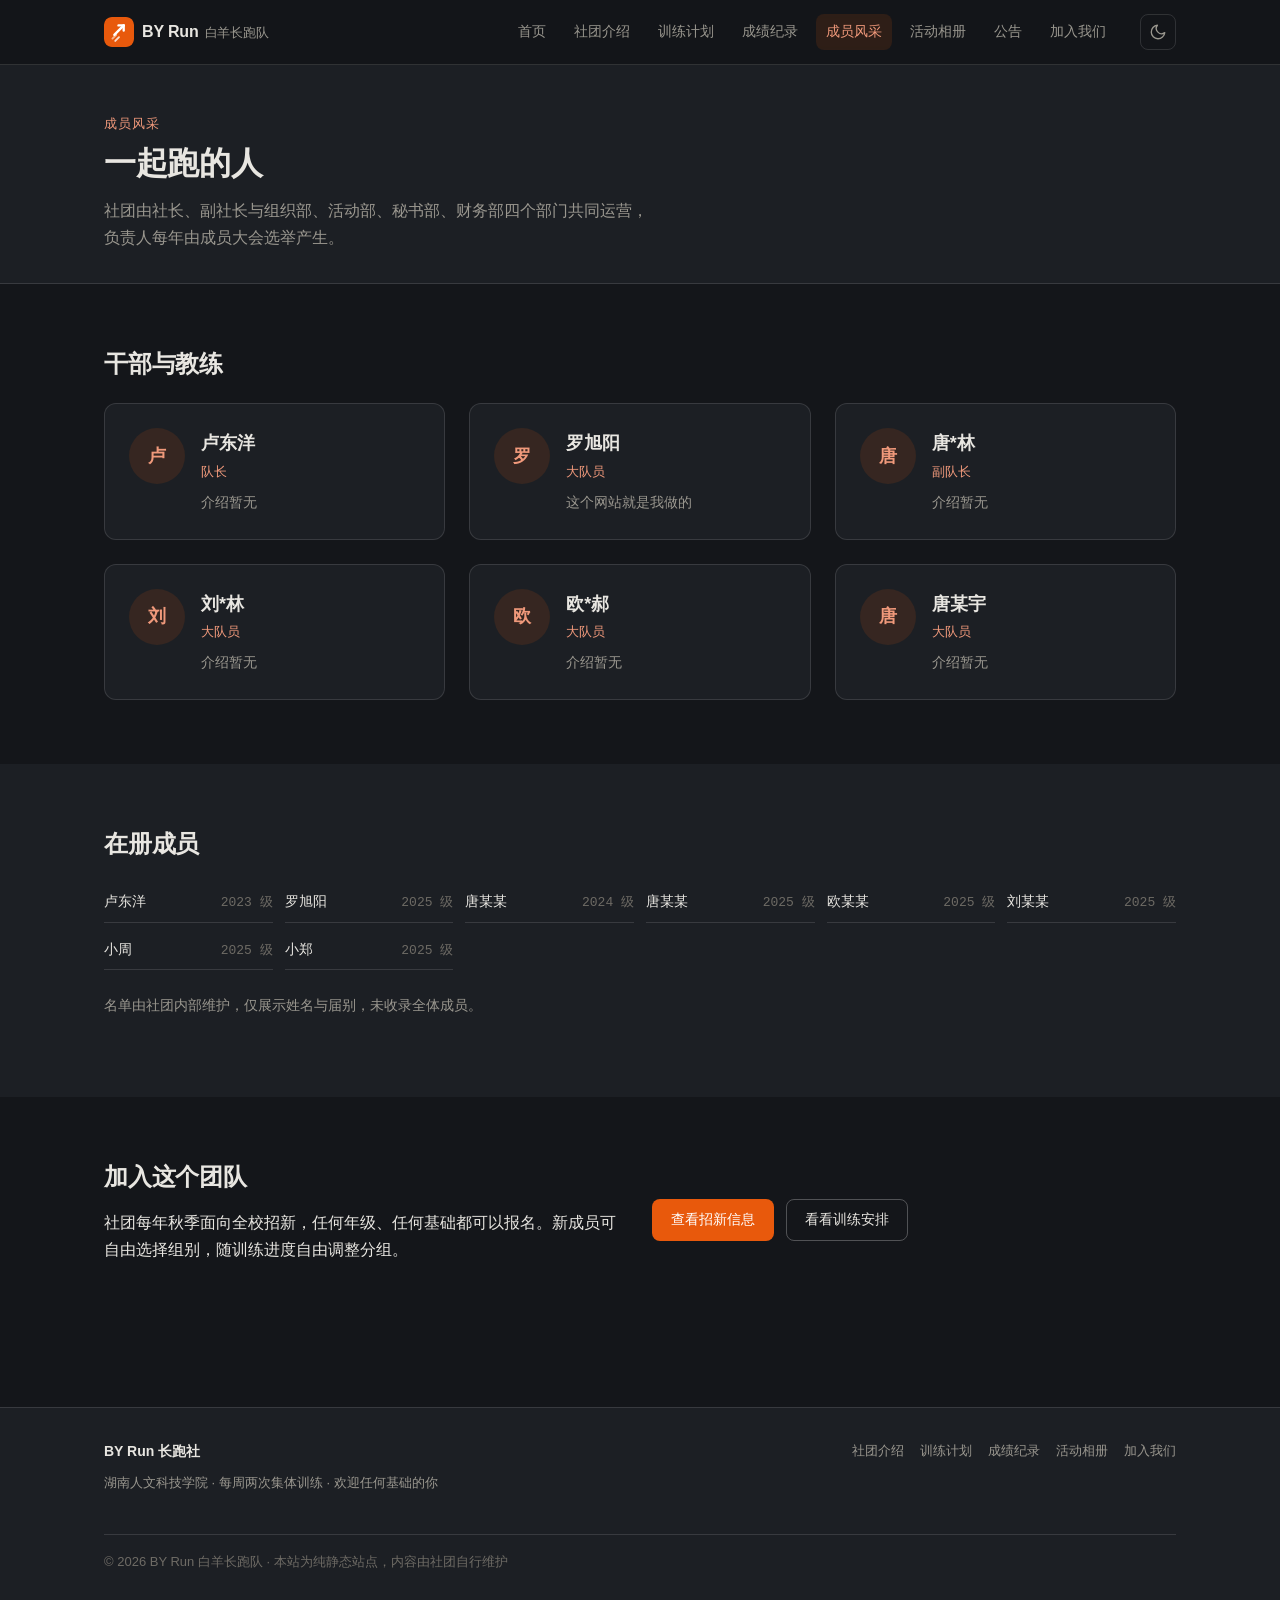
<file: members.html>
<!DOCTYPE html>
<html lang="zh-CN" data-theme="dark">
<head>
<meta charset="utf-8">
<meta name="viewport" content="width=device-width, initial-scale=1">
<title>成员风采 · BY Run 白羊长跑队</title>
<meta name="description" content="BY Run 白羊长跑队干部团队与成员名单。">
<meta name="theme-color" content="#14161A">
<script>(function(){try{var t=localStorage.getItem('byrun-theme');if(t==='light'||t==='dark'){document.documentElement.setAttribute('data-theme',t);}}catch(e){}document.documentElement.classList.add('js');window.addEventListener('load',function(){setTimeout(function(){if(document.querySelectorAll('.reveal.is-in').length===0){var e=document.querySelectorAll('.reveal');for(var i=0;i<e.length;i++){e[i].classList.add('is-in');}}},800);});})();</script>
<link rel="icon" href="assets/img/logo.svg">
<link rel="stylesheet" href="assets/css/tokens.css">
<link rel="stylesheet" href="assets/css/base.css">
<link rel="stylesheet" href="assets/css/components.css">
<link rel="stylesheet" href="assets/css/pages.css">
</head>
<body>
<a class="skip-link" href="#main">跳到主要内容</a>

<header class="site-header">
  <div class="wrap header-inner">
    <a class="brand" href="index.html">
      <img class="brand-mark" src="assets/img/logo.svg" alt="" width="30" height="30">
      <span class="brand-name">BY Run<small>白羊长跑队</small></span>
    </a>
    <nav class="nav" id="site-nav" aria-label="主导航">
      <ul>
        <li><a href="index.html">首页</a></li>
        <li><a href="about.html">社团介绍</a></li>
        <li><a href="training.html">训练计划</a></li>
        <li><a href="records.html">成绩纪录</a></li>
        <li><a href="members.html">成员风采</a></li>
        <li><a href="gallery.html">活动相册</a></li>
        <li><a href="news.html">公告</a></li>
        <li><a href="join.html">加入我们</a></li>
      </ul>
    </nav>
    <div class="header-actions">
      <button class="icon-btn" id="theme-toggle" type="button" aria-label="切换主题">
        <svg class="i-moon" viewBox="0 0 24 24" fill="none" stroke="currentColor" stroke-width="1.8" stroke-linecap="round" stroke-linejoin="round" aria-hidden="true"><path d="M21 12.8A9 9 0 1 1 11.2 3a7 7 0 0 0 9.8 9.8z"/></svg>
        <svg class="i-sun" viewBox="0 0 24 24" fill="none" stroke="currentColor" stroke-width="1.8" stroke-linecap="round" stroke-linejoin="round" aria-hidden="true"><circle cx="12" cy="12" r="4"/><path d="M12 2v2M12 20v2M4.9 4.9l1.4 1.4M17.7 17.7l1.4 1.4M2 12h2M20 12h2M4.9 19.1l1.4-1.4M17.7 6.3l1.4-1.4"/></svg>
      </button>
      <button class="icon-btn nav-toggle" id="nav-toggle" type="button" aria-expanded="false" aria-controls="site-nav" aria-label="打开菜单">
        <svg viewBox="0 0 24 24" fill="none" stroke="currentColor" stroke-width="1.8" stroke-linecap="round" aria-hidden="true"><path d="M3 6h18M3 12h18M3 18h18"/></svg>
      </button>
    </div>
  </div>
</header>

<main id="main">

  <div class="page-head">
    <div class="wrap">
      <p class="kicker">成员风采</p>
      <h1>一起跑的人</h1>
      <p class="lead">社团由社长、副社长与组织部、活动部、秘书部、财务部四个部门共同运营，负责人每年由成员大会选举产生。</p>
    </div>
  </div>

  <section class="section">
    <div class="wrap">
      <div class="section-head"><h2>干部与教练</h2></div>
      <div class="grid grid--3 reveal" data-render="members-admin"></div>
    </div>
  </section>

  <section class="section section--alt">
    <div class="wrap">
      <div class="section-head"><h2>在册成员</h2></div>
      <ul class="name-grid reveal" data-render="members-list"></ul>
      <p class="more" style="margin-top:var(--s5);color:var(--text-dim);font-size:var(--fs-sm);">
        名单由社团内部维护，仅展示姓名与届别，未收录全体成员。
      </p>
    </div>
  </section>

  <section class="section">
    <div class="wrap">
      <div class="grid grid--2" style="align-items:center;">
        <div class="reveal">
          <h2>加入这个团队</h2>
          <p>社团每年秋季面向全校招新，任何年级、任何基础都可以报名。新成员可自由选择组别，随训练进度自由调整分组。</p>
        </div>
        <div class="btn-row reveal">
          <a class="btn btn--primary" href="join.html">查看招新信息</a>
          <a class="btn btn--ghost" href="training.html">看看训练安排</a>
        </div>
      </div>
    </div>
  </section>

</main>

<footer class="site-footer">
  <div class="wrap footer-inner">
    <div>
      <p class="footer-brand">BY Run 长跑社</p>
      <p class="footer-note">湖南人文科技学院 · 每周两次集体训练 · 欢迎任何基础的你</p>
    </div>
    <nav class="footer-nav" aria-label="页脚导航">
      <a href="about.html">社团介绍</a>
      <a href="training.html">训练计划</a>
      <a href="records.html">成绩纪录</a>
      <a href="gallery.html">活动相册</a>
      <a href="join.html">加入我们</a>
    </nav>
    <p class="footer-copy">© <span id="year">2026</span> BY Run 白羊长跑队 · 本站为纯静态站点，内容由社团自行维护</p>
  </div>
</footer>

<script src="assets/js/data/members.js" defer></script>
<script src="assets/js/render.js" defer></script>
<script src="assets/js/common.js" defer></script>

</body>
</html>
</file>
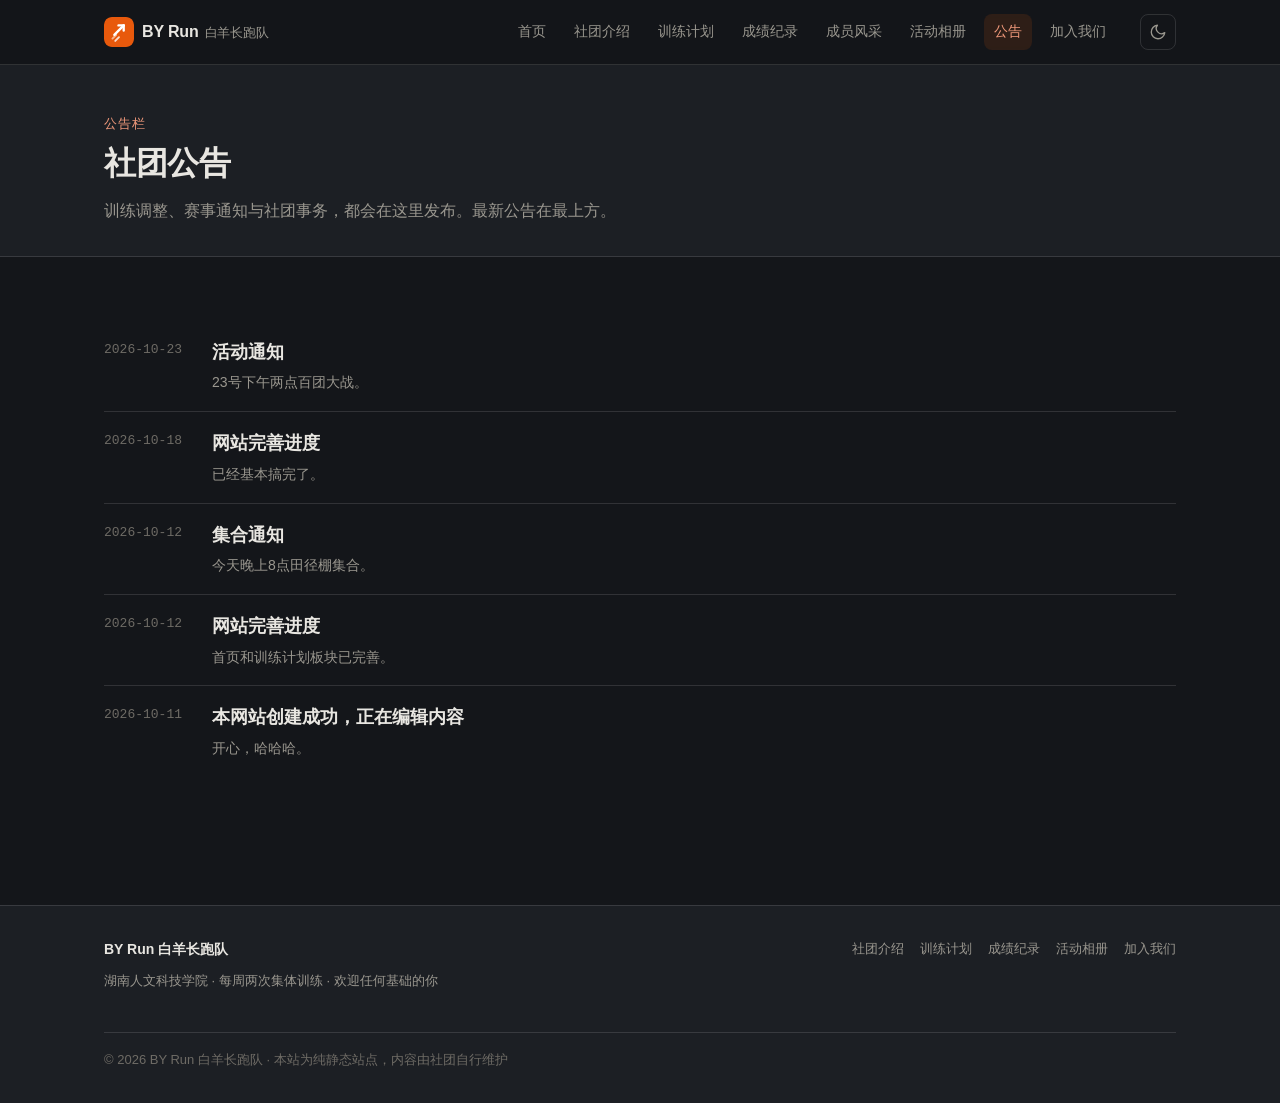
<file: news.html>
<!DOCTYPE html>
<html lang="zh-CN" data-theme="dark">
<head>
<meta charset="utf-8">
<meta name="viewport" content="width=device-width, initial-scale=1">
<title>公告 · BY Run 白羊长跑队</title>
<meta name="description" content="BY Run 长跑社公告栏：训练调整、赛事通知与社团事务通知。">
<meta name="theme-color" content="#14161A">
<script>(function(){try{var t=localStorage.getItem('byrun-theme');if(t==='light'||t==='dark'){document.documentElement.setAttribute('data-theme',t);}}catch(e){}document.documentElement.classList.add('js');window.addEventListener('load',function(){setTimeout(function(){if(document.querySelectorAll('.reveal.is-in').length===0){var e=document.querySelectorAll('.reveal');for(var i=0;i<e.length;i++){e[i].classList.add('is-in');}}},800);});})();</script>
<link rel="icon" href="assets/img/logo.svg">
<link rel="stylesheet" href="assets/css/tokens.css">
<link rel="stylesheet" href="assets/css/base.css">
<link rel="stylesheet" href="assets/css/components.css">
<link rel="stylesheet" href="assets/css/pages.css">
</head>
<body>
<a class="skip-link" href="#main">跳到主要内容</a>

<header class="site-header">
  <div class="wrap header-inner">
    <a class="brand" href="index.html">
      <img class="brand-mark" src="assets/img/logo.svg" alt="" width="30" height="30">
      <span class="brand-name">BY Run<small>白羊长跑队</small></span>
    </a>
    <nav class="nav" id="site-nav" aria-label="主导航">
      <ul>
        <li><a href="index.html">首页</a></li>
        <li><a href="about.html">社团介绍</a></li>
        <li><a href="training.html">训练计划</a></li>
        <li><a href="records.html">成绩纪录</a></li>
        <li><a href="members.html">成员风采</a></li>
        <li><a href="gallery.html">活动相册</a></li>
        <li><a href="news.html">公告</a></li>
        <li><a href="join.html">加入我们</a></li>
      </ul>
    </nav>
    <div class="header-actions">
      <button class="icon-btn" id="theme-toggle" type="button" aria-label="切换主题">
        <svg class="i-moon" viewBox="0 0 24 24" fill="none" stroke="currentColor" stroke-width="1.8" stroke-linecap="round" stroke-linejoin="round" aria-hidden="true"><path d="M21 12.8A9 9 0 1 1 11.2 3a7 7 0 0 0 9.8 9.8z"/></svg>
        <svg class="i-sun" viewBox="0 0 24 24" fill="none" stroke="currentColor" stroke-width="1.8" stroke-linecap="round" stroke-linejoin="round" aria-hidden="true"><circle cx="12" cy="12" r="4"/><path d="M12 2v2M12 20v2M4.9 4.9l1.4 1.4M17.7 17.7l1.4 1.4M2 12h2M20 12h2M4.9 19.1l1.4-1.4M17.7 6.3l1.4-1.4"/></svg>
      </button>
      <button class="icon-btn nav-toggle" id="nav-toggle" type="button" aria-expanded="false" aria-controls="site-nav" aria-label="打开菜单">
        <svg viewBox="0 0 24 24" fill="none" stroke="currentColor" stroke-width="1.8" stroke-linecap="round" aria-hidden="true"><path d="M3 6h18M3 12h18M3 18h18"/></svg>
      </button>
    </div>
  </div>
</header>

<main id="main">

  <div class="page-head">
    <div class="wrap">
      <p class="kicker">公告栏</p>
      <h1>社团公告</h1>
      <p class="lead">训练调整、赛事通知与社团事务，都会在这里发布。最新公告在最上方。</p>
    </div>
  </div>

  <section class="section">
    <div class="wrap">
      <ul class="list reveal" data-render="announcements"></ul>
    </div>
  </section>

</main>

<footer class="site-footer">
  <div class="wrap footer-inner">
    <div>
      <p class="footer-brand">BY Run 白羊长跑队</p>
      <p class="footer-note">湖南人文科技学院 · 每周两次集体训练 · 欢迎任何基础的你</p>
    </div>
    <nav class="footer-nav" aria-label="页脚导航">
      <a href="about.html">社团介绍</a>
      <a href="training.html">训练计划</a>
      <a href="records.html">成绩纪录</a>
      <a href="gallery.html">活动相册</a>
      <a href="join.html">加入我们</a>
    </nav>
    <p class="footer-copy">© <span id="year">2026</span> BY Run 白羊长跑队 · 本站为纯静态站点，内容由社团自行维护</p>
  </div>
</footer>

<script src="assets/js/data/daily.js" defer></script>
<script src="assets/js/render.js" defer></script>
<script src="assets/js/common.js" defer></script>

</body>
</html>
</file>
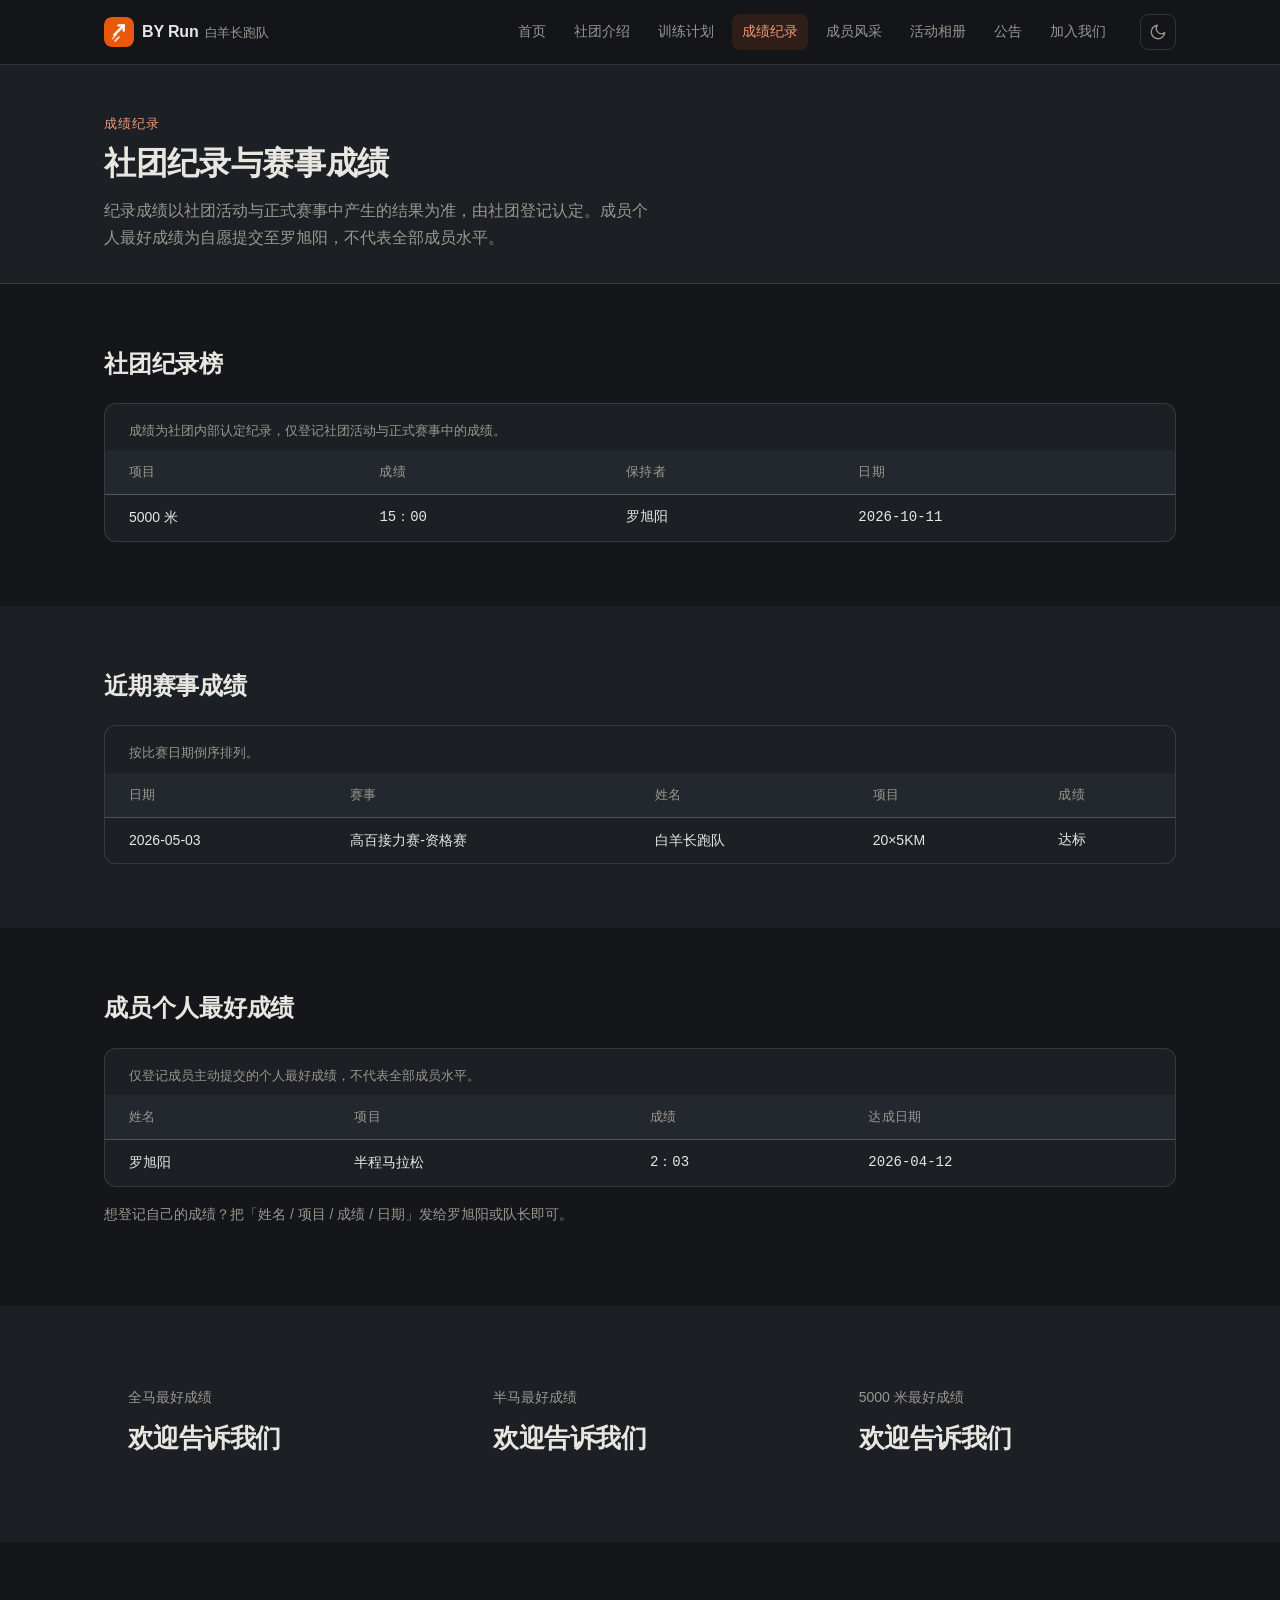
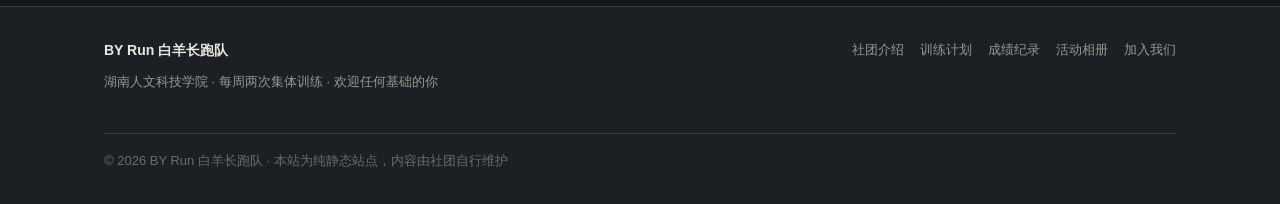
<file: records.html>
<!DOCTYPE html>
<html lang="zh-CN" data-theme="dark">
<head>
<meta charset="utf-8">
<meta name="viewport" content="width=device-width, initial-scale=1">
<title>成绩纪录 · BY Run 白羊长跑队</title>
<meta name="description" content="BY Run 白羊长跑队、赛事成绩与成员个人最好成绩。">
<meta name="theme-color" content="#14161A">
<script>(function(){try{var t=localStorage.getItem('byrun-theme');if(t==='light'||t==='dark'){document.documentElement.setAttribute('data-theme',t);}}catch(e){}document.documentElement.classList.add('js');window.addEventListener('load',function(){setTimeout(function(){if(document.querySelectorAll('.reveal.is-in').length===0){var e=document.querySelectorAll('.reveal');for(var i=0;i<e.length;i++){e[i].classList.add('is-in');}}},800);});})();</script>
<link rel="icon" href="assets/img/logo.svg">
<link rel="stylesheet" href="assets/css/tokens.css">
<link rel="stylesheet" href="assets/css/base.css">
<link rel="stylesheet" href="assets/css/components.css">
<link rel="stylesheet" href="assets/css/pages.css">
</head>
<body>
<a class="skip-link" href="#main">跳到主要内容</a>

<header class="site-header">
  <div class="wrap header-inner">
    <a class="brand" href="index.html">
      <img class="brand-mark" src="assets/img/logo.svg" alt="" width="30" height="30">
      <span class="brand-name">BY Run<small>白羊长跑队</small></span>
    </a>
    <nav class="nav" id="site-nav" aria-label="主导航">
      <ul>
        <li><a href="index.html">首页</a></li>
        <li><a href="about.html">社团介绍</a></li>
        <li><a href="training.html">训练计划</a></li>
        <li><a href="records.html">成绩纪录</a></li>
        <li><a href="members.html">成员风采</a></li>
        <li><a href="gallery.html">活动相册</a></li>
        <li><a href="news.html">公告</a></li>
        <li><a href="join.html">加入我们</a></li>
      </ul>
    </nav>
    <div class="header-actions">
      <button class="icon-btn" id="theme-toggle" type="button" aria-label="切换主题">
        <svg class="i-moon" viewBox="0 0 24 24" fill="none" stroke="currentColor" stroke-width="1.8" stroke-linecap="round" stroke-linejoin="round" aria-hidden="true"><path d="M21 12.8A9 9 0 1 1 11.2 3a7 7 0 0 0 9.8 9.8z"/></svg>
        <svg class="i-sun" viewBox="0 0 24 24" fill="none" stroke="currentColor" stroke-width="1.8" stroke-linecap="round" stroke-linejoin="round" aria-hidden="true"><circle cx="12" cy="12" r="4"/><path d="M12 2v2M12 20v2M4.9 4.9l1.4 1.4M17.7 17.7l1.4 1.4M2 12h2M20 12h2M4.9 19.1l1.4-1.4M17.7 6.3l1.4-1.4"/></svg>
      </button>
      <button class="icon-btn nav-toggle" id="nav-toggle" type="button" aria-expanded="false" aria-controls="site-nav" aria-label="打开菜单">
        <svg viewBox="0 0 24 24" fill="none" stroke="currentColor" stroke-width="1.8" stroke-linecap="round" aria-hidden="true"><path d="M3 6h18M3 12h18M3 18h18"/></svg>
      </button>
    </div>
  </div>
</header>

<main id="main">

  <div class="page-head">
    <div class="wrap">
      <p class="kicker">成绩纪录</p>
      <h1>社团纪录与赛事成绩</h1>
      <p class="lead">纪录成绩以社团活动与正式赛事中产生的结果为准，由社团登记认定。成员个人最好成绩为自愿提交至罗旭阳，不代表全部成员水平。</p>
    </div>
  </div>

  <section class="section">
    <div class="wrap">
      <div class="section-head"><h2>社团纪录榜</h2></div>
      <div class="reveal" data-render="club-records"></div>
    </div>
  </section>

  <section class="section section--alt">
    <div class="wrap">
      <div class="section-head"><h2>近期赛事成绩</h2></div>
      <div class="reveal" data-render="race-results"></div>
    </div>
  </section>

  <section class="section">
    <div class="wrap">
      <div class="section-head"><h2>成员个人最好成绩</h2></div>
      <div class="reveal" data-render="personal-bests"></div>
      <p class="more" style="margin-top:var(--s4);color:var(--text-dim);font-size:var(--fs-sm);">
        想登记自己的成绩？把「姓名 / 项目 / 成绩 / 日期」发给罗旭阳或队长即可。
      </p>
    </div>
  </section>

  <section class="section section--alt">
    <div class="wrap">
      <div class="grid grid--3 reveal">
        <div class="stat">
          <p class="stat-label">全马最好成绩</p>
          <p class="stat-value">欢迎告诉我们</p>
        </div>
        <div class="stat">
          <p class="stat-label">半马最好成绩</p>
          <p class="stat-value">欢迎告诉我们</p>
        </div>
        <div class="stat">
          <p class="stat-label">5000 米最好成绩</p>
          <p class="stat-value">欢迎告诉我们</p>
        </div>
      </div>
    </div>
  </section>

</main>

<footer class="site-footer">
  <div class="wrap footer-inner">
    <div>
      <p class="footer-brand">BY Run 白羊长跑队</p>
      <p class="footer-note">湖南人文科技学院 · 每周两次集体训练 · 欢迎任何基础的你</p>
    </div>
    <nav class="footer-nav" aria-label="页脚导航">
      <a href="about.html">社团介绍</a>
      <a href="training.html">训练计划</a>
      <a href="records.html">成绩纪录</a>
      <a href="gallery.html">活动相册</a>
      <a href="join.html">加入我们</a>
    </nav>
    <p class="footer-copy">© <span id="year">2026</span> BY Run 白羊长跑队 · 本站为纯静态站点，内容由社团自行维护</p>
  </div>
</footer>

<script src="assets/js/data/records.js" defer></script>
<script src="assets/js/render.js" defer></script>
<script src="assets/js/common.js" defer></script>

</body>
</html>
</file>
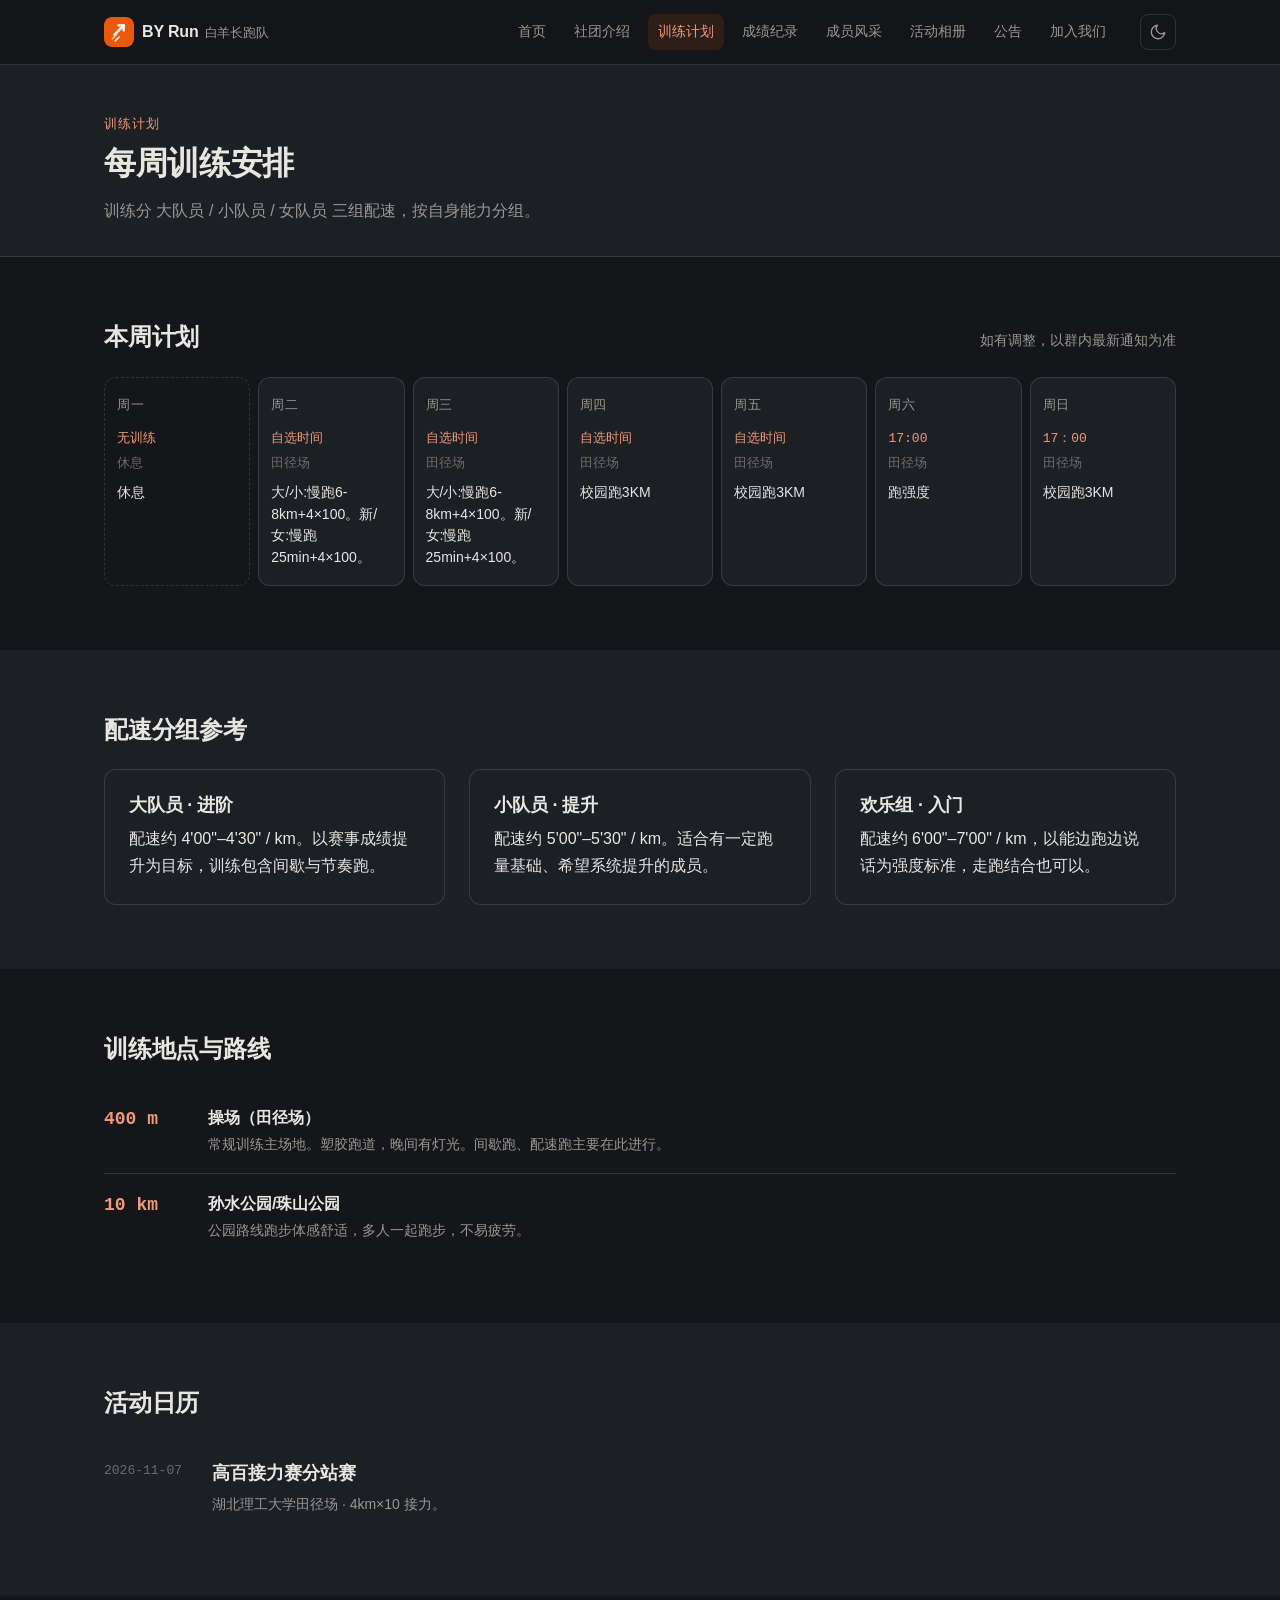
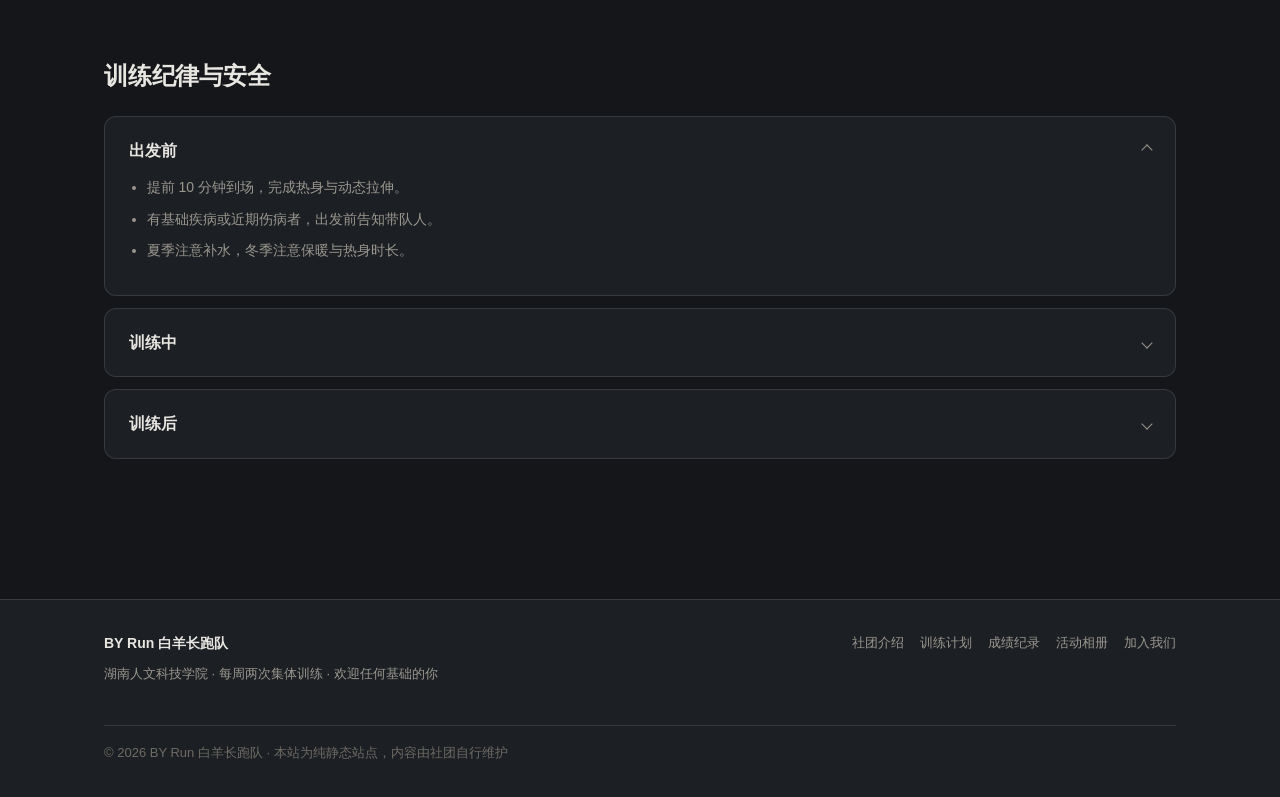
<file: training.html>
<!DOCTYPE html>
<html lang="zh-CN" data-theme="dark">
<head>
<meta charset="utf-8">
<meta name="viewport" content="width=device-width, initial-scale=1">
<title>训练计划 · BY Run 白羊长跑队</title>
<meta name="description" content="BY Run 白羊长跑队每周训练安排、训练地点与常用跑步路线、活动日历。">
<meta name="theme-color" content="#14161A">
<script>(function(){try{var t=localStorage.getItem('byrun-theme');if(t==='light'||t==='dark'){document.documentElement.setAttribute('data-theme',t);}}catch(e){}document.documentElement.classList.add('js');window.addEventListener('load',function(){setTimeout(function(){if(document.querySelectorAll('.reveal.is-in').length===0){var e=document.querySelectorAll('.reveal');for(var i=0;i<e.length;i++){e[i].classList.add('is-in');}}},800);});})();</script>
<link rel="icon" href="assets/img/logo.svg">
<link rel="stylesheet" href="assets/css/tokens.css">
<link rel="stylesheet" href="assets/css/base.css">
<link rel="stylesheet" href="assets/css/components.css">
<link rel="stylesheet" href="assets/css/pages.css">
</head>
<body>
<a class="skip-link" href="#main">跳到主要内容</a>

<header class="site-header">
  <div class="wrap header-inner">
    <a class="brand" href="index.html">
      <img class="brand-mark" src="assets/img/logo.svg" alt="" width="30" height="30">
      <span class="brand-name">BY Run<small>白羊长跑队</small></span>
    </a>
    <nav class="nav" id="site-nav" aria-label="主导航">
      <ul>
        <li><a href="index.html">首页</a></li>
        <li><a href="about.html">社团介绍</a></li>
        <li><a href="training.html">训练计划</a></li>
        <li><a href="records.html">成绩纪录</a></li>
        <li><a href="members.html">成员风采</a></li>
        <li><a href="gallery.html">活动相册</a></li>
        <li><a href="news.html">公告</a></li>
        <li><a href="join.html">加入我们</a></li>
      </ul>
    </nav>
    <div class="header-actions">
      <button class="icon-btn" id="theme-toggle" type="button" aria-label="切换主题">
        <svg class="i-moon" viewBox="0 0 24 24" fill="none" stroke="currentColor" stroke-width="1.8" stroke-linecap="round" stroke-linejoin="round" aria-hidden="true"><path d="M21 12.8A9 9 0 1 1 11.2 3a7 7 0 0 0 9.8 9.8z"/></svg>
        <svg class="i-sun" viewBox="0 0 24 24" fill="none" stroke="currentColor" stroke-width="1.8" stroke-linecap="round" stroke-linejoin="round" aria-hidden="true"><circle cx="12" cy="12" r="4"/><path d="M12 2v2M12 20v2M4.9 4.9l1.4 1.4M17.7 17.7l1.4 1.4M2 12h2M20 12h2M4.9 19.1l1.4-1.4M17.7 6.3l1.4-1.4"/></svg>
      </button>
      <button class="icon-btn nav-toggle" id="nav-toggle" type="button" aria-expanded="false" aria-controls="site-nav" aria-label="打开菜单">
        <svg viewBox="0 0 24 24" fill="none" stroke="currentColor" stroke-width="1.8" stroke-linecap="round" aria-hidden="true"><path d="M3 6h18M3 12h18M3 18h18"/></svg>
      </button>
    </div>
  </div>
</header>

<main id="main">

  <div class="page-head">
    <div class="wrap">
      <p class="kicker">训练计划</p>
      <h1>每周训练安排</h1>
      <p class="lead">训练分 大队员 / 小队员 / 女队员 三组配速，按自身能力分组。</p>
    </div>
  </div>

  <section class="section">
    <div class="wrap">
      <div class="section-head">
        <h2>本周计划</h2>
        <span class="more">如有调整，以群内最新通知为准</span>
      </div>
      <div class="week-plan reveal" data-render="training"></div>
    </div>
  </section>

  <section class="section section--alt">
    <div class="wrap">
      <div class="section-head"><h2>配速分组参考</h2></div>
      <div class="grid grid--3 reveal">
        <div class="card">
          <h3>大队员 · 进阶</h3>
          <p>配速约 4'00"–4'30" / km。以赛事成绩提升为目标，训练包含间歇与节奏跑。</p>
        </div>
        <div class="card">
          <h3>小队员 · 提升</h3>
          <p>配速约 5'00"–5'30" / km。适合有一定跑量基础、希望系统提升的成员。</p>
        </div>
        <div class="card">
          <h3>欢乐组 · 入门</h3>
          <p>配速约 6'00"–7'00" / km，以能边跑边说话为强度标准，走跑结合也可以。</p>
        </div>
      </div>
    </div>
  </section>

  <section class="section">
    <div class="wrap">
      <div class="section-head"><h2>训练地点与路线</h2></div>
      <div class="reveal">
        <div class="route">
          <div class="route__dist">400 m</div>
          <div>
            <p class="route__name">操场（田径场）</p>
            <p class="route__desc">常规训练主场地。塑胶跑道，晚间有灯光。间歇跑、配速跑主要在此进行。</p>
          </div>
        </div>
        <div class="route">
          <div class="route__dist">10 km</div>
          <div>
            <p class="route__name">孙水公园/珠山公园</p>
            <p class="route__desc">公园路线跑步体感舒适，多人一起跑步，不易疲劳。</p>
          </div>
        </div>
      </div>
    </div>
  </section>

  <section class="section section--alt" id="activities">
    <div class="wrap">
      <div class="section-head"><h2>活动日历</h2></div>
      <ul class="list reveal" data-render="activities"></ul>
    </div>
  </section>

  <section class="section">
    <div class="wrap">
      <div class="section-head"><h2>训练纪律与安全</h2></div>
      <div class="reveal">
        <details class="acc" open>
          <summary>出发前</summary>
          <div class="acc-body">
            <ul>
              <li>提前 10 分钟到场，完成热身与动态拉伸。</li>
              <li>有基础疾病或近期伤病者，出发前告知带队人。</li>
              <li>夏季注意补水，冬季注意保暖与热身时长。</li>
            </ul>
          </div>
        </details>
        <details class="acc">
          <summary>训练中</summary>
          <div class="acc-body">
            <ul>
              <li>按组行进，不单独脱离队伍；长距离必须两人以上同行。</li>
              <li>身体出现胸闷、眩晕、关节剧痛等症状，立即停止并告知同伴。</li>
              <li>夜间训练穿着带反光条的衣物。</li>
            </ul>
          </div>
        </details>
        <details class="acc">
          <summary>训练后</summary>
          <div class="acc-body">
            <ul>
              <li>完成冷身慢走与静态拉伸，补充水分与碳水。</li>
              <li>训练数据（距离、配速、体感）可在群内接龙上报，用于调整下周计划。</li>
            </ul>
          </div>
        </details>
      </div>
    </div>
  </section>

</main>

<footer class="site-footer">
  <div class="wrap footer-inner">
    <div>
      <p class="footer-brand">BY Run 白羊长跑队</p>
      <p class="footer-note">湖南人文科技学院 · 每周两次集体训练 · 欢迎任何基础的你</p>
    </div>
    <nav class="footer-nav" aria-label="页脚导航">
      <a href="about.html">社团介绍</a>
      <a href="training.html">训练计划</a>
      <a href="records.html">成绩纪录</a>
      <a href="gallery.html">活动相册</a>
      <a href="join.html">加入我们</a>
    </nav>
    <p class="footer-copy">© <span id="year">2026</span> BY Run 白羊长跑队 · 本站为纯静态站点，内容由社团自行维护</p>
  </div>
</footer>

<script src="assets/js/data/daily.js" defer></script>
<script src="assets/js/data/activities.js" defer></script>
<script src="assets/js/render.js" defer></script>
<script src="assets/js/common.js" defer></script>

</body>
</html>
</file>
<file: assets/css/tokens.css>
/* ============================================================
   BY Run 长跑社 — 设计变量（Design Tokens）
   风格：运动活力 · 橙红
   主题：暗色为默认，[data-theme="light"] 覆盖为亮色
   ------------------------------------------------------------
   修改配色只需改这一个文件，全站自动生效。
   ============================================================ */

:root {
  /* ---------- 品牌色 ---------- */
  --brand: #E8590C;          /* 品牌橙红：按钮、强调、图表主色 */
  --brand-soft: #F0997B;     /* 深底上的浅色文字用（保证对比度） */
  --brand-deep: #C2410C;     /* 亮底上的深色文字用 */
  --brand-wash: rgba(232, 89, 12, .12);  /* 极浅的品牌色底 */

  /* ---------- 中性色（暗色，默认） ---------- */
  --bg: #14161A;             /* 页面背景 */
  --surface: #1C1F24;        /* 卡片 / 次级面 */
  --surface-2: #23272E;      /* 更浅一层（悬停、表头） */
  --text: #E8E6E1;           /* 主文字 */
  --text-dim: #9A978F;       /* 次文字 */
  --text-faint: #6E6B65;     /* 辅助 / 提示 */
  --border: rgba(255, 255, 255, .12);
  --border-strong: rgba(255, 255, 255, .26);
  --overlay: rgba(8, 9, 11, .82);   /* 灯箱遮罩 */

  /* ---------- 语义色 ---------- */
  --ok: #5DCAA5;
  --warn: #EF9F27;
  --err: #F09595;

  /* ---------- 字体 ---------- */
  --font: -apple-system, BlinkMacSystemFont, "Segoe UI", "Microsoft YaHei",
          "PingFang SC", "Hiragino Sans GB", "Noto Sans SC", sans-serif;
  --font-num: ui-monospace, "SFMono-Regular", Consolas, "Liberation Mono", monospace;

  --fs-h1: 32px;   /* 页面主标题 */
  --fs-h2: 24px;   /* 区块标题 */
  --fs-h3: 18px;   /* 卡片标题 */
  --fs-body: 16px;
  --fs-sm: 14px;
  --fs-xs: 13px;

  --lh-tight: 1.3;
  --lh-body: 1.7;

  /* ---------- 间距（8px 基准栅格） ---------- */
  --s1: 4px;
  --s2: 8px;
  --s3: 12px;
  --s4: 16px;
  --s5: 24px;
  --s6: 32px;
  --s7: 48px;
  --s8: 64px;

  /* ---------- 形状 ---------- */
  --r-sm: 8px;
  --r-md: 12px;
  --r-lg: 16px;
  --r-pill: 999px;

  /* ---------- 布局 ---------- */
  --container: 1120px;
  --header-h: 64px;

  /* ---------- 动效 ---------- */
  --t-fast: 150ms;
  --t-base: 220ms;
  --ease: cubic-bezier(.2, .6, .3, 1);
}

/* ---------- 亮色主题 ---------- */
[data-theme="light"] {
  --brand: #E8590C;
  --brand-soft: #C2410C;
  --brand-deep: #9A3412;
  --brand-wash: rgba(232, 89, 12, .10);

  --bg: #FFFFFF;
  --surface: #F6F5F3;
  --surface-2: #EFEEEB;
  --text: #1F1E1C;
  --text-dim: #6B6862;
  --text-faint: #8C8880;
  --border: rgba(0, 0, 0, .12);
  --border-strong: rgba(0, 0, 0, .26);
  --overlay: rgba(30, 28, 26, .78);

  --ok: #1D9E75;
  --warn: #BA7517;
  --err: #A32D2D;
}

/* 跟随系统偏好：用户未手动选择时，亮色系统默认走亮色主题 */
@media (prefers-color-scheme: light) {
  :root:not([data-theme]) {
    --brand-soft: #C2410C;
    --brand-deep: #9A3412;
    --brand-wash: rgba(232, 89, 12, .10);
    --bg: #FFFFFF;
    --surface: #F6F5F3;
    --surface-2: #EFEEEB;
    --text: #1F1E1C;
    --text-dim: #6B6862;
    --text-faint: #8C8880;
    --border: rgba(0, 0, 0, .12);
    --border-strong: rgba(0, 0, 0, .26);
    --overlay: rgba(30, 28, 26, .78);
    --ok: #1D9E75;
    --warn: #BA7517;
    --err: #A32D2D;
  }
}
</file>
<file: assets/css/base.css>
/* ============================================================
   BY Run 长跑社 — 基础层
   重置、排版、布局容器、主题过渡、无障碍
   ============================================================ */

*,
*::before,
*::after { box-sizing: border-box; }

html { -webkit-text-size-adjust: 100%; scroll-behavior: smooth; }

body {
  margin: 0;
  font-family: var(--font);
  font-size: var(--fs-body);
  line-height: var(--lh-body);
  color: var(--text);
  background: var(--bg);
  -webkit-font-smoothing: antialiased;
}

/* 主题切换过渡：仅颜色相关属性，避免布局抖动 */
body, header, footer, .card, .btn, .tag, table, th, td, .panel {
  transition: background-color var(--t-base) var(--ease),
              border-color var(--t-base) var(--ease),
              color var(--t-base) var(--ease);
}

img { max-width: 100%; display: block; }
a { color: var(--brand-soft); text-decoration: none; }
a:hover { text-decoration: underline; }

h1, h2, h3, h4 {
  margin: 0 0 var(--s4);
  line-height: var(--lh-tight);
  font-weight: 600;
  letter-spacing: -.01em;
}
h1 { font-size: var(--fs-h1); }
h2 { font-size: var(--fs-h2); }
h3 { font-size: var(--fs-h3); }
p  { margin: 0 0 var(--s4); }

ul, ol { margin: 0 0 var(--s4); padding-left: 1.25em; }
li { margin-bottom: var(--s2); }

hr {
  border: 0;
  border-top: 1px solid var(--border);
  margin: var(--s7) 0;
}

/* ---------- 布局 ---------- */
.wrap {
  width: 100%;
  max-width: var(--container);
  margin: 0 auto;
  padding: 0 var(--s5);
}

main { display: block; min-height: 50vh; }

.section { padding: var(--s8) 0; }
.section--tight { padding: var(--s7) 0; }
.section--alt { background: var(--surface); }

.section-head {
  display: flex;
  align-items: baseline;
  justify-content: space-between;
  gap: var(--s4);
  margin-bottom: var(--s5);
  flex-wrap: wrap;
}
.section-head h2 { margin: 0; }
.section-head .more {
  font-size: var(--fs-sm);
  color: var(--text-dim);
}

/* 页头（内页统一） */
.page-head {
  padding: var(--s7) 0 var(--s6);
  border-bottom: 1px solid var(--border);
  background: var(--surface);
}
.page-head .kicker {
  font-size: var(--fs-xs);
  color: var(--brand-soft);
  letter-spacing: .08em;
  margin: 0 0 var(--s2);
}
.page-head h1 { margin-bottom: var(--s3); }
.page-head .lead {
  color: var(--text-dim);
  max-width: 62ch;
  margin: 0;
}

/* ---------- 网格 ---------- */
.grid { display: grid; gap: var(--s5); }
.grid--2 { grid-template-columns: repeat(2, minmax(0, 1fr)); }
.grid--3 { grid-template-columns: repeat(3, minmax(0, 1fr)); }
.grid--4 { grid-template-columns: repeat(4, minmax(0, 1fr)); }

/* ---------- 滚动渐入 ----------
   仅在脚本可用（<html class="js">）时才隐藏待入场元素，
   脚本不可用时内容直接可见，避免白屏。 */
.js .reveal { opacity: 0; transform: translateY(12px); }
.js .reveal.is-in {
  opacity: 1;
  transform: none;
  transition: opacity 400ms var(--ease), transform 400ms var(--ease);
}

/* ---------- 无障碍 ---------- */
.sr-only {
  position: absolute;
  width: 1px; height: 1px;
  padding: 0; margin: -1px;
  overflow: hidden;
  clip: rect(0 0 0 0);
  white-space: nowrap;
  border: 0;
}

:focus-visible {
  outline: 2px solid var(--brand);
  outline-offset: 2px;
  border-radius: var(--r-sm);
}

.skip-link {
  position: absolute;
  left: var(--s4);
  top: -80px;
  z-index: 100;
  background: var(--brand);
  color: #fff;
  padding: var(--s2) var(--s4);
  border-radius: var(--r-sm);
  transition: top var(--t-fast) var(--ease);
}
.skip-link:focus { top: var(--s4); }

@media (prefers-reduced-motion: reduce) {
  html { scroll-behavior: auto; }
  .js .reveal { opacity: 1; transform: none; }
  *, *::before, *::after {
    animation-duration: .001ms !important;
    transition-duration: .001ms !important;
  }
}

/* ---------- 响应式：容器与网格降列 ---------- */
@media (max-width: 1024px) {
  .grid--4 { grid-template-columns: repeat(2, minmax(0, 1fr)); }
  .grid--3 { grid-template-columns: repeat(2, minmax(0, 1fr)); }
}
@media (max-width: 640px) {
  :root { --fs-h1: 26px; --fs-h2: 21px; --fs-h3: 17px; --s8: 40px; --s7: 32px; }
  .wrap { padding: 0 var(--s4); }
  .grid--2, .grid--3, .grid--4 { grid-template-columns: minmax(0, 1fr); }
  .section { padding: var(--s7) 0; }
}

@media print {
  .site-header, .site-footer, .btn, .lightbox { display: none !important; }
  body { background: #fff; color: #000; }
}
</file>
<file: assets/css/components.css>
/* ============================================================
   BY Run 长跑社 — 组件层
   导航、按钮、卡片、标签、表格、时间线、统计块、
   折叠面板、相册网格、灯箱、页脚、空状态
   ============================================================ */

/* ============ 顶部导航 ============ */
.site-header {
  position: sticky;
  top: 0;
  z-index: 50;
  background: color-mix(in srgb, var(--bg) 88%, transparent);
  backdrop-filter: saturate(150%) blur(10px);
  border-bottom: 1px solid var(--border);
}
.header-inner {
  display: flex;
  align-items: center;
  gap: var(--s5);
  min-height: var(--header-h);
}

.brand {
  display: inline-flex;
  align-items: center;
  gap: var(--s2);
  color: var(--text);
  font-weight: 600;
  letter-spacing: -.01em;
  flex: none;
}
.brand:hover { text-decoration: none; }
.brand-mark { width: 30px; height: 30px; border-radius: var(--r-sm); flex: none; }
.brand-name { display: inline-flex; align-items: baseline; gap: 6px; }
.brand-name small {
  font-size: var(--fs-xs);
  font-weight: 400;
  color: var(--text-dim);
}

.nav { margin-left: auto; }
.nav ul {
  display: flex;
  align-items: center;
  gap: var(--s2);
  list-style: none;
  margin: 0;
  padding: 0;
}
.nav li { margin: 0; }
.nav a {
  display: block;
  padding: 6px 10px;
  border-radius: var(--r-sm);
  font-size: var(--fs-sm);
  color: var(--text-dim);
  white-space: nowrap;
}
.nav a:hover {
  text-decoration: none;
  color: var(--text);
  background: var(--surface);
}
.nav a[aria-current="page"] {
  color: var(--brand-soft);
  background: var(--brand-wash);
}

.header-actions {
  display: flex;
  align-items: center;
  gap: var(--s2);
  flex: none;
}

.icon-btn {
  display: inline-flex;
  align-items: center;
  justify-content: center;
  width: 36px;
  height: 36px;
  padding: 0;
  border: 1px solid var(--border);
  border-radius: var(--r-sm);
  background: transparent;
  color: var(--text-dim);
  cursor: pointer;
  transition: color var(--t-fast) var(--ease), border-color var(--t-fast) var(--ease);
}
.icon-btn:hover { color: var(--text); border-color: var(--border-strong); }
.icon-btn svg { width: 18px; height: 18px; }

/* 主题图标：暗色下显示太阳，亮色下显示月亮 */
.icon-btn .i-sun { display: none; }
[data-theme="light"] .icon-btn .i-sun { display: block; }
[data-theme="light"] .icon-btn .i-moon { display: none; }

.nav-toggle { display: none; }

@media (max-width: 900px) {
  .nav-toggle { display: inline-flex; }
  .nav {
    position: absolute;
    left: 0;
    right: 0;
    top: 100%;
    margin: 0;
    background: var(--bg);
    border-bottom: 1px solid var(--border);
    padding: var(--s3) var(--s4) var(--s5);
    display: none;
  }
  .nav.is-open { display: block; }
  .nav ul { flex-direction: column; align-items: stretch; gap: 2px; }
  .nav a { padding: 10px 12px; font-size: var(--fs-body); }
  .header-inner { justify-content: space-between; }
}

/* ============ 按钮 ============ */
.btn {
  display: inline-flex;
  align-items: center;
  justify-content: center;
  gap: 6px;
  padding: 10px 18px;
  border-radius: var(--r-sm);
  border: 1px solid transparent;
  font-size: var(--fs-sm);
  font-family: inherit;
  font-weight: 500;
  line-height: 1.4;
  cursor: pointer;
  text-align: center;
  transition: background-color var(--t-fast) var(--ease),
              border-color var(--t-fast) var(--ease),
              color var(--t-fast) var(--ease);
}
.btn:hover { text-decoration: none; }
.btn--primary { background: var(--brand); color: #fff; }
.btn--primary:hover { background: var(--brand-deep); color: #fff; }
.btn--ghost { border-color: var(--border-strong); color: var(--text); }
.btn--ghost:hover { background: var(--surface); }
.btn--sm { padding: 6px 12px; font-size: var(--fs-xs); }
.btn-row { display: flex; flex-wrap: wrap; gap: var(--s3); }

/* ============ 卡片 ============ */
.card {
  background: var(--surface);
  border: 1px solid var(--border);
  border-radius: var(--r-md);
  padding: var(--s5);
}
.card--flush { padding: 0; overflow: hidden; }
.card h3 { margin-bottom: var(--s2); }
.card p:last-child { margin-bottom: 0; }
.card__meta {
  font-size: var(--fs-xs);
  color: var(--text-faint);
  margin: 0 0 var(--s2);
}
.card--link { display: block; color: inherit; }
.card--link:hover {
  text-decoration: none;
  border-color: var(--border-strong);
  transform: translateY(-2px);
  transition: transform var(--t-base) var(--ease), border-color var(--t-base) var(--ease);
}

/* ============ 标签 ============ */
.tag {
  display: inline-block;
  padding: 2px 10px;
  border-radius: var(--r-pill);
  background: var(--brand-wash);
  color: var(--brand-soft);
  font-size: var(--fs-xs);
  line-height: 1.6;
  white-space: nowrap;
}
.tag--muted {
  background: var(--surface-2);
  color: var(--text-dim);
}
.tag-row { display: flex; flex-wrap: wrap; gap: 6px; }

/* ============ 统计块 ============ */
.stat {
  background: var(--surface);
  border-radius: var(--r-md);
  padding: var(--s4) var(--s5);
}
.stat-label {
  margin: 0 0 var(--s2);
  font-size: var(--fs-sm);
  color: var(--text-dim);
}
.stat-value {
  margin: 0;
  font-size: 26px;
  font-weight: 600;
  font-family: var(--font-num);
  letter-spacing: -.02em;
}
.stat-value span { font-size: var(--fs-sm); font-weight: 400; color: var(--text-dim); font-family: var(--font); margin-left: 4px; }

/* ============ 表格 ============ */
.table-wrap {
  overflow-x: auto;
  border: 1px solid var(--border);
  border-radius: var(--r-md);
  background: var(--surface);
  -webkit-overflow-scrolling: touch;
}
.table {
  width: 100%;
  border-collapse: collapse;
  font-size: var(--fs-sm);
  min-width: 560px;
}
.table caption {
  caption-side: top;
  text-align: left;
  padding: var(--s4) var(--s5) var(--s2);
  color: var(--text-dim);
  font-size: var(--fs-xs);
}
.table th, .table td {
  padding: 11px var(--s5);
  text-align: left;
  border-bottom: 1px solid var(--border);
  white-space: nowrap;
}
.table thead th {
  background: var(--surface-2);
  color: var(--text-dim);
  font-weight: 500;
  font-size: var(--fs-xs);
  letter-spacing: .02em;
}
.table tbody tr:last-child td { border-bottom: 0; }
.table tbody tr:hover td { background: var(--surface-2); }
.table .num {
  font-family: var(--font-num);
  font-variant-numeric: tabular-nums;
}
.table .rank {
  width: 56px;
  color: var(--text-faint);
  font-family: var(--font-num);
}
.table td.wrap-cell { white-space: normal; min-width: 180px; }

/* ============ 时间线 ============ */
.timeline {
  list-style: none;
  margin: 0;
  padding: 0 0 0 var(--s5);
  border-left: 1px solid var(--border);
}
.timeline li {
  position: relative;
  padding: 0 0 var(--s5) var(--s5);
  margin: 0;
}
.timeline li:last-child { padding-bottom: 0; }
.timeline li::before {
  content: "";
  position: absolute;
  left: calc(var(--s5) * -1 - 4px);
  top: 7px;
  width: 8px;
  height: 8px;
  border-radius: 50%;
  background: var(--brand);
  box-shadow: 0 0 0 3px var(--bg);
}
.timeline .tl-date {
  margin: 0 0 2px;
  font-size: var(--fs-xs);
  color: var(--brand-soft);
  font-family: var(--font-num);
}
.timeline .tl-title {
  margin: 0 0 var(--s2);
  font-size: var(--fs-h3);
  font-weight: 600;
}
.timeline .tl-desc { margin: 0; color: var(--text-dim); font-size: var(--fs-sm); }

/* ============ 折叠面板 ============ */
.acc {
  border: 1px solid var(--border);
  border-radius: var(--r-md);
  background: var(--surface);
  padding: var(--s2) var(--s5);
  margin-bottom: var(--s3);
}
.acc > summary {
  cursor: pointer;
  padding: var(--s3) 0;
  font-weight: 600;
  list-style: none;
  display: flex;
  align-items: center;
  justify-content: space-between;
  gap: var(--s4);
}
.acc > summary::-webkit-details-marker { display: none; }
.acc > summary::after {
  content: "";
  width: 8px; height: 8px;
  border-right: 1.5px solid var(--text-dim);
  border-bottom: 1.5px solid var(--text-dim);
  transform: rotate(45deg);
  transition: transform var(--t-base) var(--ease);
  flex: none;
}
.acc[open] > summary::after { transform: rotate(-135deg); }
.acc-body { padding: 0 0 var(--s4); color: var(--text-dim); font-size: var(--fs-sm); }
.acc-body > :last-child { margin-bottom: 0; }
.acc-body ol, .acc-body ul { padding-left: 1.25em; }

/* ============ 相册 ============ */
.gallery-grid {
  display: grid;
  grid-template-columns: repeat(auto-fill, minmax(220px, 1fr));
  gap: var(--s3);
}
.photo {
  position: relative;
  display: block;
  width: 100%;
  padding: 0;
  border: 1px solid var(--border);
  border-radius: var(--r-md);
  overflow: hidden;
  background: var(--surface-2);
  cursor: zoom-in;
  aspect-ratio: 4 / 3;
}
.photo img {
  width: 100%;
  height: 100%;
  object-fit: cover;
  transition: transform var(--t-base) var(--ease);
}
.photo:hover img { transform: scale(1.04); }
.photo__cap {
  position: absolute;
  left: 0; right: 0; bottom: 0;
  padding: 20px 12px 10px;
  font-size: var(--fs-xs);
  color: #fff;
  text-align: left;
  background: linear-gradient(to top, rgba(0,0,0,.72), rgba(0,0,0,0));
}

/* ============ 灯箱 ============ */
.lightbox {
  position: fixed;
  inset: 0;
  z-index: 200;
  display: flex;
  align-items: center;
  justify-content: center;
  background: var(--overlay);
  padding: var(--s5);
}
.lightbox[hidden] { display: none; }
.lightbox figure {
  margin: 0;
  max-width: min(1000px, 92vw);
  text-align: center;
}
.lightbox img {
  max-height: 76vh;
  width: auto;
  margin: 0 auto;
  border-radius: var(--r-md);
}
.lightbox figcaption {
  margin-top: var(--s3);
  color: #F2F1EE;
  font-size: var(--fs-sm);
}
.lightbox button {
  position: absolute;
  display: inline-flex;
  align-items: center;
  justify-content: center;
  width: 44px; height: 44px;
  border-radius: 50%;
  border: 1px solid rgba(255,255,255,.28);
  background: rgba(0,0,0,.35);
  color: #fff;
  font-size: 22px;
  line-height: 1;
  cursor: pointer;
}
.lightbox-close { top: 20px; right: 20px; }
.lightbox-prev { left: 20px; top: 50%; transform: translateY(-50%); }
.lightbox-next { right: 20px; top: 50%; transform: translateY(-50%); }
.lightbox button:hover { background: rgba(0,0,0,.6); }
.lightbox-counter {
  position: absolute;
  bottom: 22px;
  left: 50%;
  transform: translateX(-50%);
  color: rgba(255,255,255,.72);
  font-size: var(--fs-xs);
  font-family: var(--font-num);
}
@media (max-width: 640px) {
  .lightbox { padding: var(--s4); }
  .lightbox-prev { left: 8px; }
  .lightbox-next { right: 8px; }
}

/* ============ 页脚 ============ */
.site-footer {
  margin-top: var(--s8);
  border-top: 1px solid var(--border);
  background: var(--surface);
  padding: var(--s6) 0;
  font-size: var(--fs-sm);
}
.footer-inner {
  display: flex;
  flex-wrap: wrap;
  align-items: flex-start;
  justify-content: space-between;
  gap: var(--s5);
}
.footer-brand { margin: 0 0 var(--s2); font-weight: 600; color: var(--text); }
.footer-note { margin: 0; color: var(--text-dim); font-size: var(--fs-xs); }
.footer-nav { display: flex; flex-wrap: wrap; gap: var(--s4); }
.footer-nav a { color: var(--text-dim); font-size: var(--fs-xs); }
.footer-copy {
  width: 100%;
  margin: var(--s4) 0 0;
  padding-top: var(--s4);
  border-top: 1px solid var(--border);
  color: var(--text-faint);
  font-size: var(--fs-xs);
}

/* ============ 空状态 ============ */
.empty {
  border: 1px dashed var(--border-strong);
  border-radius: var(--r-md);
  padding: var(--s7) var(--s5);
  text-align: center;
  color: var(--text-dim);
  font-size: var(--fs-sm);
}
.empty p { margin: 0; }

/* ============ 列表条目 ============ */
.list { list-style: none; margin: 0; padding: 0; }
.list li { margin: 0; }
.list-item {
  display: flex;
  gap: var(--s4);
  padding: var(--s4) 0;
  border-top: 1px solid var(--border);
}
.list-item:first-child { border-top: 0; }
.list-item__date {
  flex: none;
  width: 92px;
  color: var(--text-faint);
  font-size: var(--fs-xs);
  font-family: var(--font-num);
  padding-top: 2px;
}
.list-item__main { min-width: 0; }
.list-item__title { margin: 0 0 4px; font-size: var(--fs-h3); font-weight: 600; }
.list-item__desc { margin: 0; color: var(--text-dim); font-size: var(--fs-sm); }
@media (max-width: 640px) {
  .list-item { flex-direction: column; gap: 2px; }
  .list-item__date { width: auto; }
}
</file>
<file: assets/css/pages.css>
/* ============================================================
   BY Run 长跑社 — 页面版式层
   首页 Hero、报名页、成绩页、成员页等的专属布局
   ============================================================ */

/* ============ 首页 Hero ============ */
.hero {
  position: relative;
  overflow: hidden;
  border-bottom: 1px solid var(--border);
  background: var(--surface);
}
.hero::after {           /* 起跑线斜纹装饰 */
  content: "";
  position: absolute;
  top: 0; right: -60px; bottom: 0;
  width: 320px;
  background-image: repeating-linear-gradient(
    115deg,
    var(--brand-wash) 0 10px,
    transparent 10px 26px
  );
  opacity: .9;
  pointer-events: none;
}
.hero-inner {
  position: relative;
  z-index: 1;
  padding: var(--s8) 0;
  max-width: 44rem;
}
.hero .kicker {
  margin: 0 0 var(--s3);
  font-size: var(--fs-xs);
  letter-spacing: .1em;
  color: var(--brand-soft);
}
.hero h1 {
  font-size: clamp(28px, 5vw, 46px);
  line-height: 1.15;
  margin-bottom: var(--s4);
  letter-spacing: -.02em;
}
.hero .lead {
  font-size: var(--fs-h3);
  color: var(--text-dim);
  margin-bottom: var(--s5);
  max-width: 34rem;
}
.hero-facts {
  display: flex;
  flex-wrap: wrap;
  gap: var(--s3) var(--s6);
  margin-top: var(--s6);
  padding-top: var(--s5);
  border-top: 1px solid var(--border);
  font-size: var(--fs-sm);
  color: var(--text-dim);
}
.hero-facts strong { color: var(--text); font-weight: 600; }

/* ============ 里程刻度装饰条 ============ */
.ticker {
  border-bottom: 1px solid var(--border);
  background: var(--bg);
}
.ticker-inner {
  display: flex;
  align-items: center;
  gap: var(--s5);
  padding: var(--s3) 0;
  font-family: var(--font-num);
  font-size: var(--fs-xs);
  color: var(--text-faint);
  overflow-x: auto;
  white-space: nowrap;
}
.ticker-inner span::before {
  content: "";
  display: inline-block;
  width: 1px;
  height: 10px;
  background: var(--border-strong);
  margin-right: 10px;
  vertical-align: middle;
}

/* ============ 报名页 ============ */
.join-layout {
  display: grid;
  grid-template-columns: minmax(0, 1.4fr) minmax(0, 1fr);
  gap: var(--s6);
  align-items: start;
}
@media (max-width: 900px) {
  .join-layout { grid-template-columns: minmax(0, 1fr); }
}
.qr-card {
  background: var(--surface);
  border: 1px solid var(--border);
  border-radius: var(--r-md);
  padding: var(--s5);
  text-align: center;
}
.qr-card img {
  width: 200px;
  height: 200px;
  margin: 0 auto var(--s4);
  border-radius: var(--r-sm);
  background: #fff;
}
.contact-list {
  list-style: none;
  margin: 0;
  padding: 0;
  font-size: var(--fs-sm);
}
.contact-list li {
  display: flex;
  gap: var(--s3);
  padding: 9px 0;
  border-top: 1px solid var(--border);
  margin: 0;
}
.contact-list li:first-child { border-top: 0; }
.contact-list dt, .contact-list .k {
  flex: none;
  width: 76px;
  color: var(--text-dim);
}

/* ============ 成员卡片 ============ */
.member {
  display: flex;
  gap: var(--s4);
  background: var(--surface);
  border: 1px solid var(--border);
  border-radius: var(--r-md);
  padding: var(--s5);
}
.member__avatar {
  flex: none;
  width: 56px;
  height: 56px;
  border-radius: var(--r-pill);
  background: var(--brand-wash);
  color: var(--brand-soft);
  display: flex;
  align-items: center;
  justify-content: center;
  font-size: var(--fs-h3);
  font-weight: 600;
  overflow: hidden;
}
.member__avatar img { width: 100%; height: 100%; object-fit: cover; }
.member__name { margin: 0 0 2px; font-size: var(--fs-h3); font-weight: 600; }
.member__role { margin: 0 0 var(--s2); font-size: var(--fs-xs); color: var(--brand-soft); }
.member__bio { margin: 0; font-size: var(--fs-sm); color: var(--text-dim); }

.name-grid {
  display: grid;
  grid-template-columns: repeat(auto-fill, minmax(150px, 1fr));
  gap: var(--s2) var(--s3);
  list-style: none;
  margin: 0;
  padding: 0;
  font-size: var(--fs-sm);
}
.name-grid li {
  display: flex;
  align-items: baseline;
  gap: 8px;
  padding: 7px 0;
  border-bottom: 1px solid var(--border);
  margin: 0;
}
.name-grid .n { color: var(--text); }
.name-grid .y { color: var(--text-faint); font-size: var(--fs-xs); font-family: var(--font-num); margin-left: auto; }

/* ============ 训练页 ============ */
.week-plan {
  display: grid;
  grid-template-columns: repeat(7, minmax(0, 1fr));
  gap: var(--s2);
}
.day {
  background: var(--surface);
  border: 1px solid var(--border);
  border-radius: var(--r-md);
  padding: var(--s4) var(--s3);
  min-height: 132px;
}
.day.is-rest { background: transparent; border-style: dashed; }
.day__name {
  margin: 0 0 var(--s3);
  font-size: var(--fs-xs);
  color: var(--text-dim);
  letter-spacing: .04em;
}
.day__time {
  margin: 0 0 2px;
  font-size: var(--fs-xs);
  color: var(--brand-soft);
  font-family: var(--font-num);
}
.day__place {
  margin: 0 0 var(--s2);
  font-size: var(--fs-xs);
  color: var(--text-faint);
}
.day__what { margin: 0; font-size: var(--fs-sm); line-height: 1.55; }
@media (max-width: 1024px) {
  .week-plan { grid-template-columns: repeat(4, minmax(0, 1fr)); }
}
@media (max-width: 640px) {
  .week-plan { grid-template-columns: repeat(2, minmax(0, 1fr)); }
  .day { min-height: auto; }
}

.route {
  display: grid;
  grid-template-columns: 88px minmax(0, 1fr);
  gap: var(--s4);
  padding: var(--s4) 0;
  border-top: 1px solid var(--border);
}
.route:first-of-type { border-top: 0; }
.route__dist {
  font-family: var(--font-num);
  font-size: var(--fs-h3);
  font-weight: 600;
  color: var(--brand-soft);
}
.route__name { margin: 0 0 2px; font-weight: 600; }
.route__desc { margin: 0; color: var(--text-dim); font-size: var(--fs-sm); }

/* ============ 404 ============ */
.nf {
  text-align: center;
  padding: var(--s8) 0;
}
.nf__code {
  font-family: var(--font-num);
  font-size: 72px;
  line-height: 1;
  color: var(--brand);
  margin: 0 0 var(--s4);
}
</file>
